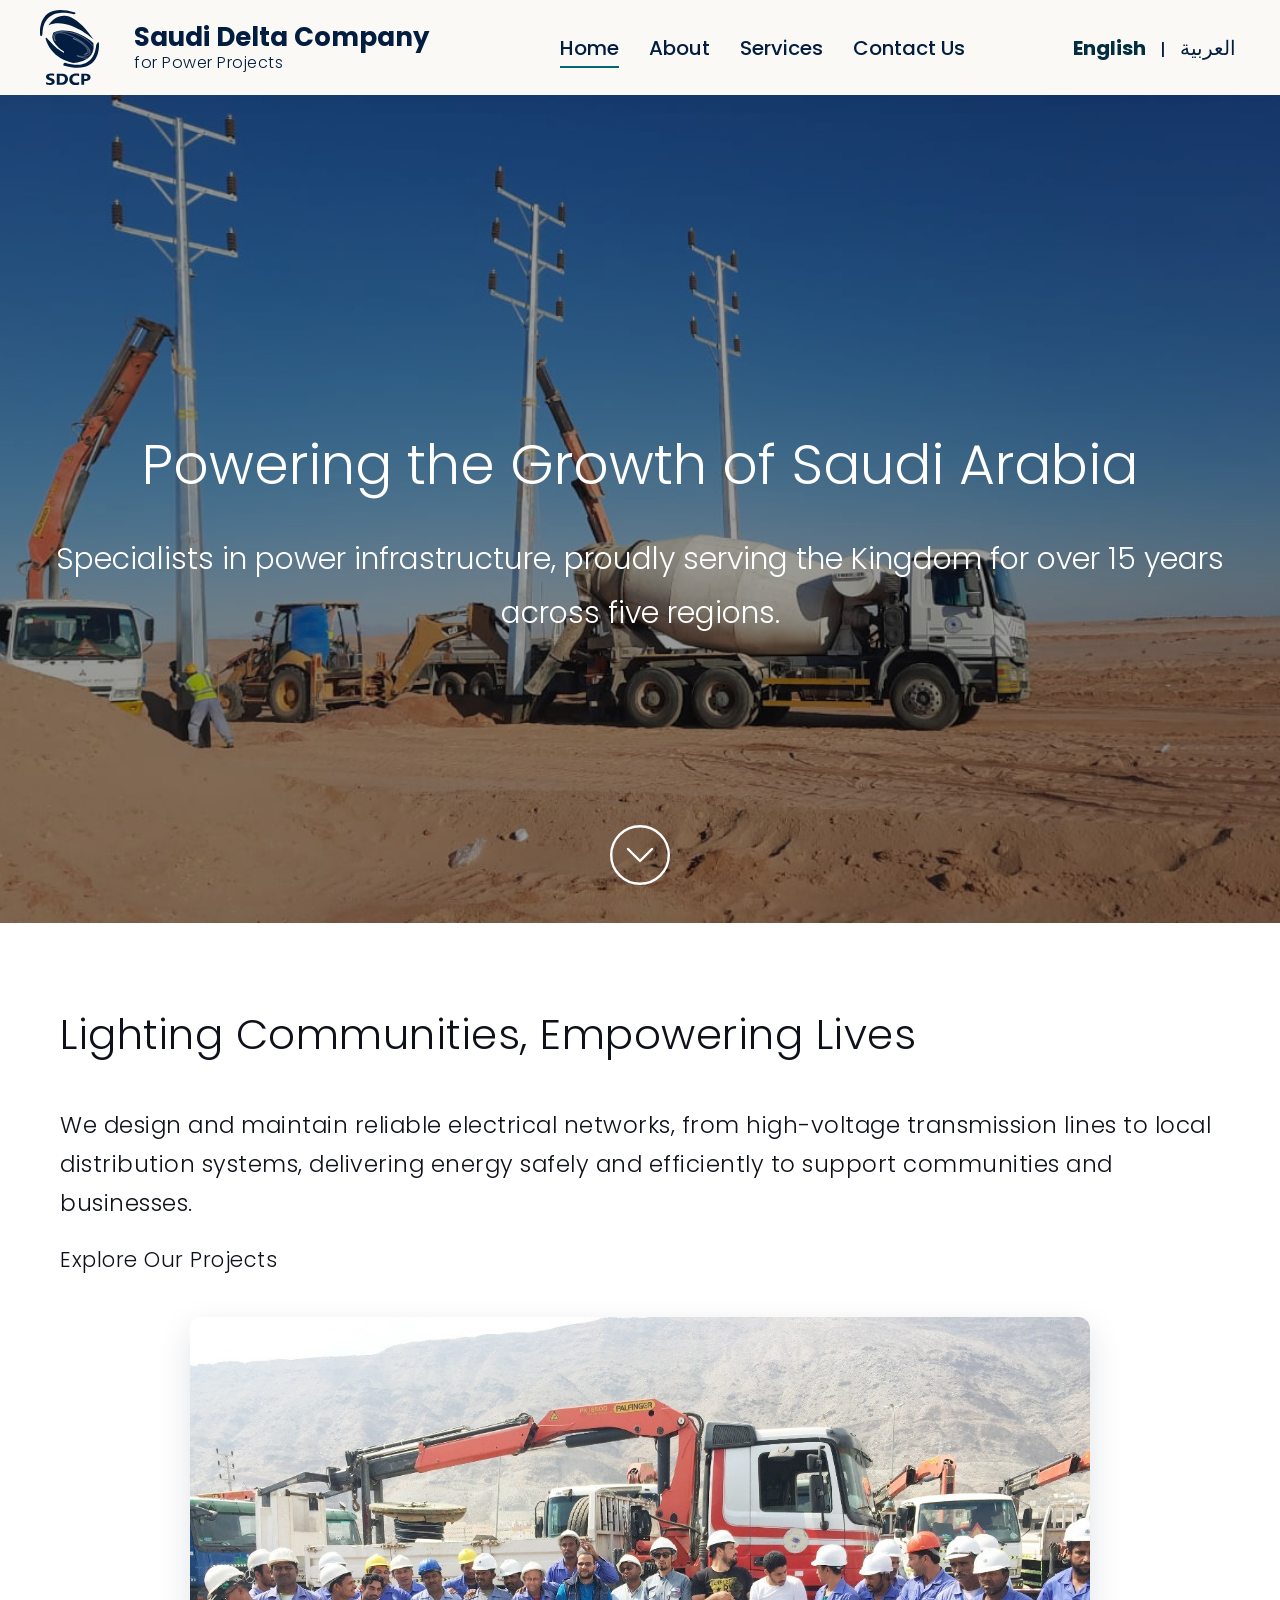
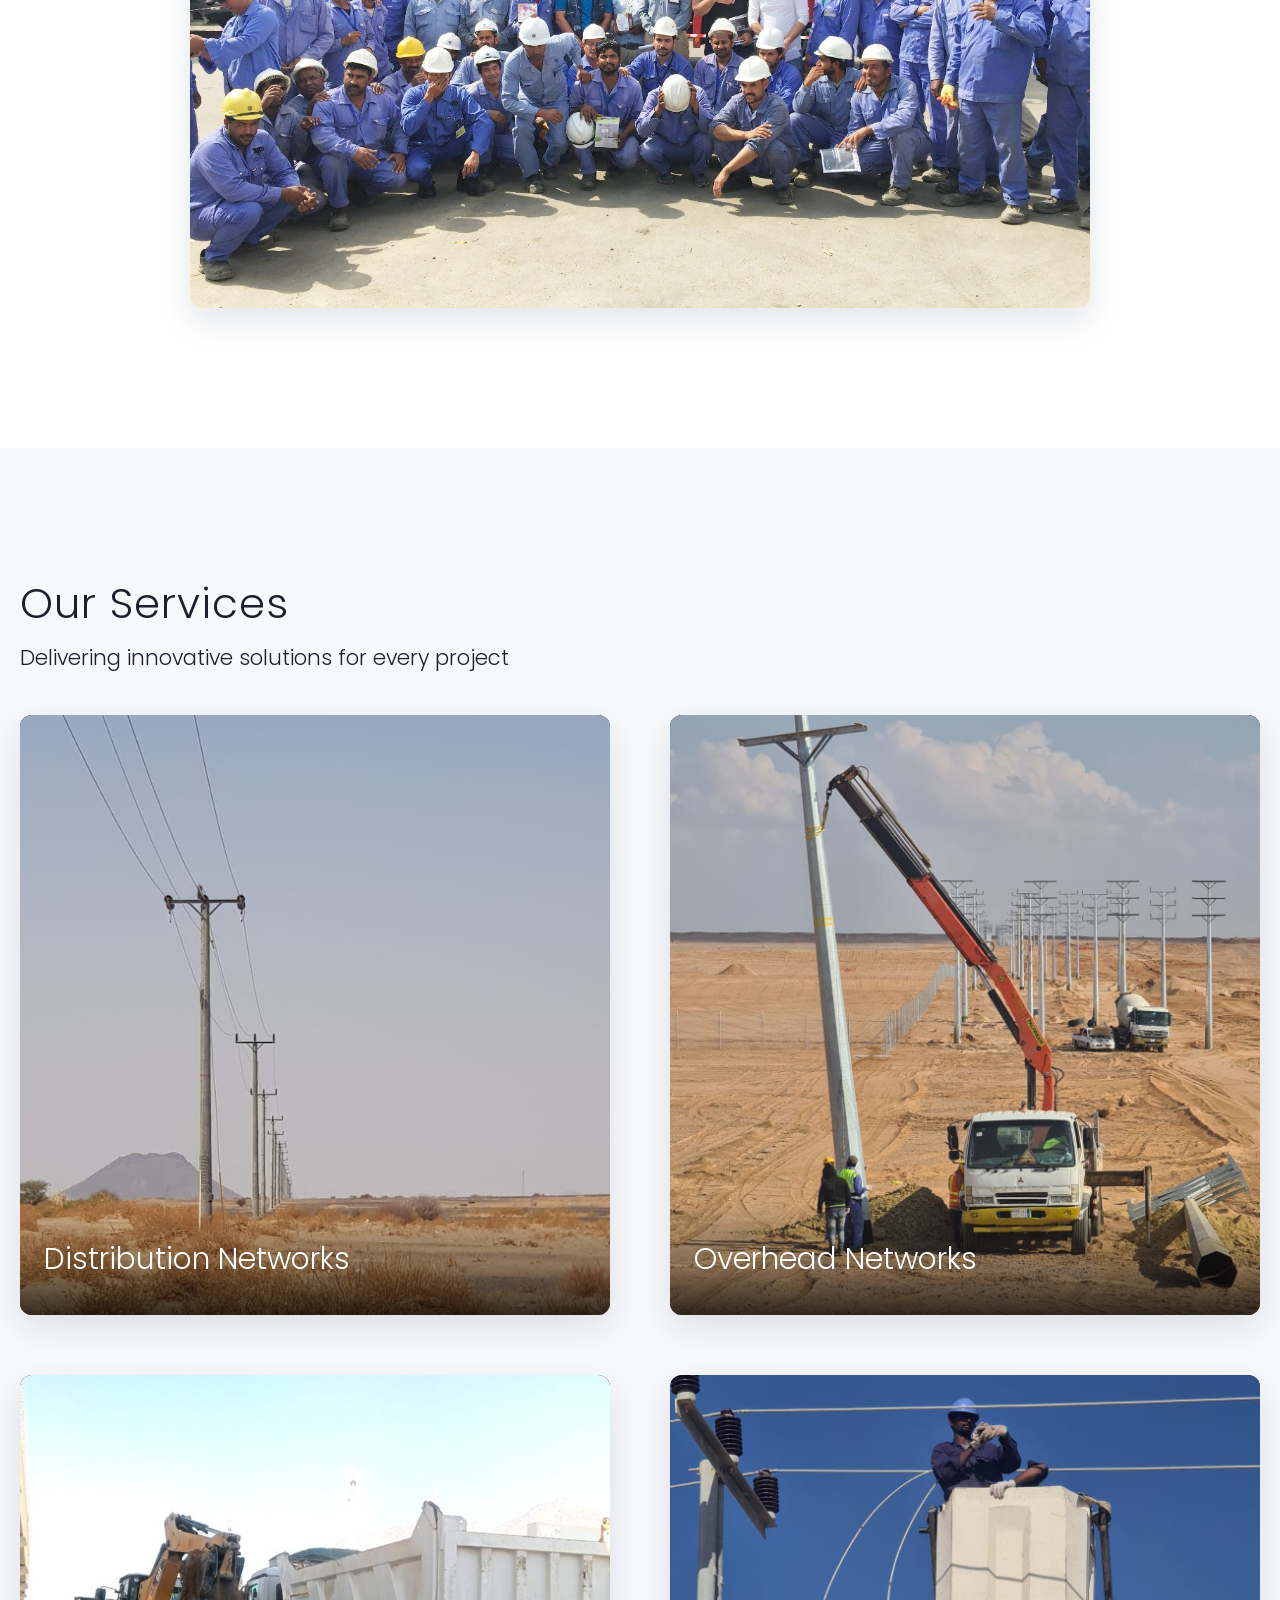
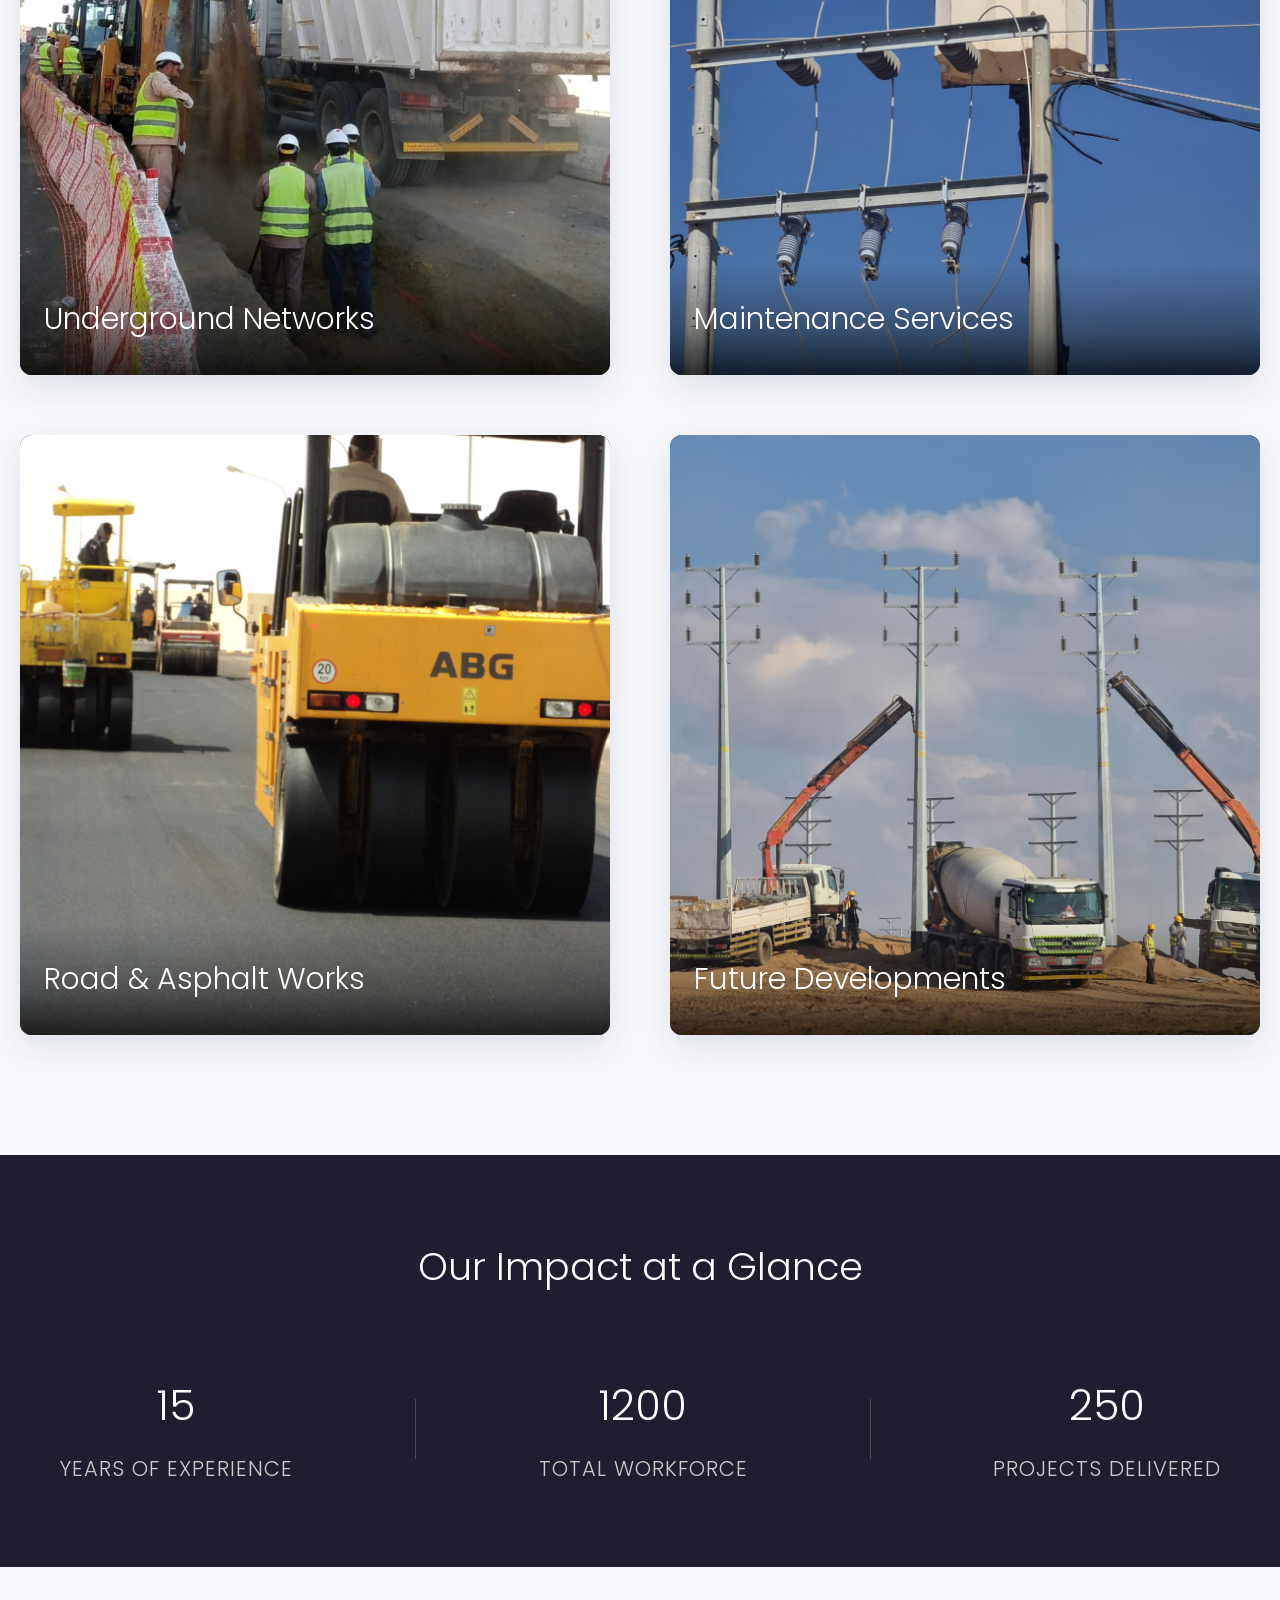
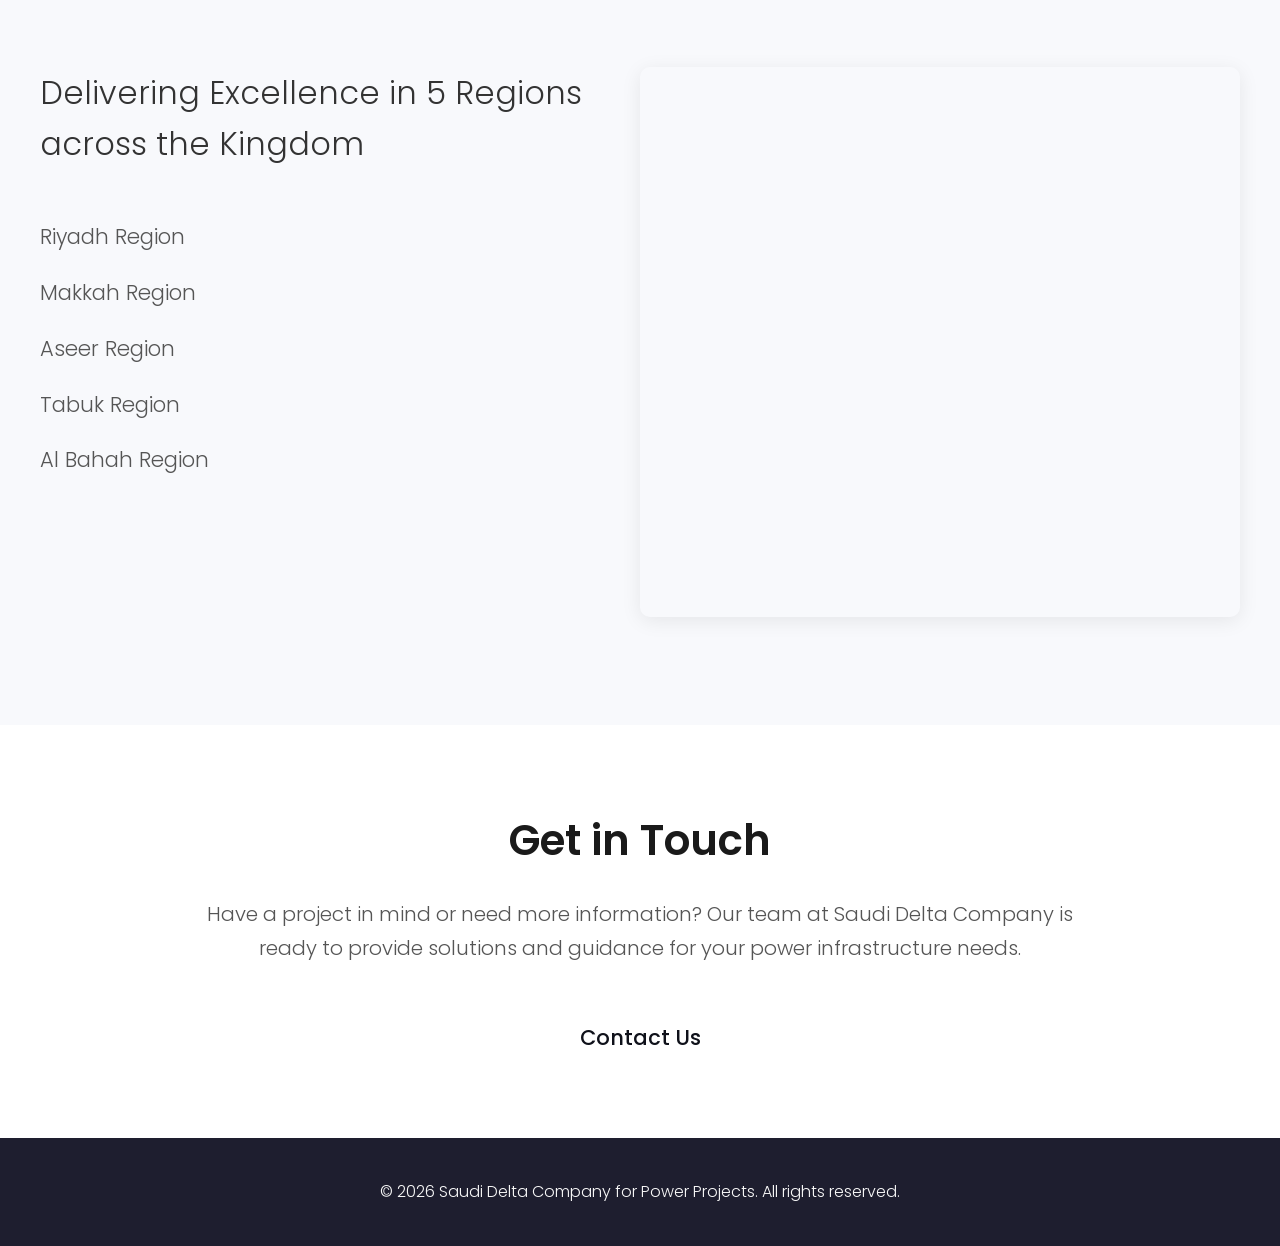
<file: index.html>
<!DOCTYPE html>
<html lang="en" dir="ltr">
<head>
  <meta charset="UTF-8">
  <meta name="viewport" content="width=device-width, initial-scale=1.0">
  <title>Home | Saudi Delta Company</title>

  <!-- Favicon (cropped from the navbar logo mark) — linked first, before
       the Google Fonts request and stylesheets, so the browser fetches it
       immediately on first paint instead of it lagging behind the other
       network requests (that lag was why the tab icon sometimes only
       appeared after navigating to another page and back). -->
  <link rel="icon" href="media/favicon/favicon.ico" sizes="any">
  <link rel="icon" type="image/png" sizes="32x32" href="media/favicon/favicon-32x32.png">
  <link rel="icon" type="image/png" sizes="16x16" href="media/favicon/favicon-16x16.png">
  <link rel="apple-touch-icon" href="media/favicon/apple-touch-icon.png">

 <link href="https://fonts.googleapis.com/css2?family=Poppins:wght@100;300;400;500;600&display=swap" rel="stylesheet">

  <link rel="stylesheet" href="styles/styles.css">
  <link rel="stylesheet" href="styles/responsive.css">
</head>
<body>

  <!-- Navigation Bar -->
  <header class="navbar">
  <div class="navbar-inner">
    <div class="logo-container">
      <img src="media/logo/single_color_logo.svg" alt="Logo" class="logo-image">
      <div class="company-name">
          Saudi Delta Company <br>
         <span class="subtext">for Power Projects</span>
      </div>
    </div>

    <!-- Hamburger button, shown only below 900px (responsive.css). Toggled via main.js. -->
    <button class="nav-toggle" aria-label="Toggle navigation" aria-expanded="false">
      <span></span><span></span><span></span>
    </button>

    <nav>
      <ul class="nav-links">
        <li><a href="index.html" class="active">Home</a></li>
        <li><a href="en/about.html">About</a></li>
        <li><a href="en/services.html">Services</a></li>
        <!-- <li><a href="#">Projects</a></li> -->
        <li><a href="en/contact.html">Contact Us</a></li>
      </ul>

      <div class="language-switch">
       <a href="index.html" class="active">English</a>
       <span class="divider">|</span>
        <a href="ar/index.html">العربية</a>
      </div>
    </nav>
  </div>
</header>


<!-- ===== About Us Section ===== -->
<section class="about-us">
  <img src="media/images/front1.jpg" alt="About Us Background" class="about-image">
  <!-- <img src="media/images/about/aerial.JPG" alt="About Us Background" class="about-image"> -->
  
  <!-- <source src="media/videos/front_test4.mp4" type="video/mp4"> -->
  <!-- Your browser does not support the video tag. -->
  <!-- Overlay Content -->
  <div class="about-container">
    <h2>Powering the Growth of Saudi Arabia</h2>
    <p>
      Specialists in power infrastructure, proudly serving the Kingdom
      for over 15 years across five regions.
    </p>
  </div>

  <div class="scroll-down">
  <a href="#business-lines">
     <svg class="arrow-svg" width="60" height="60" viewBox="0 0 50 50" fill="none" xmlns="http://www.w3.org/2000/svg">
      <!-- Circle -->
      <circle cx="25" cy="25" r="24" stroke="white" stroke-width="2"/>
      <!-- Chevron Arrow -->
      <path d="M15 20L25 30L35 20" stroke="white" stroke-width="2" stroke-linecap="round" stroke-linejoin="round"/>
    </svg>
  </a>
</div>
</section>

<!-- ===== Our Business Lines Section ===== -->


<section id="business-lines" class="business-lines">
  <div class="container">
    <!-- First subsection: Electrical Infrastructure -->
    <div class="business-item">
      <div class="business-text">
        <!-- <h2>Powering Communities Empowering Progress</h2> -->
        <h2>Lighting Communities, Empowering Lives</h2>
        <p>
          We design and maintain reliable electrical networks, 
          from high-voltage transmission lines to local distribution systems, 
          delivering energy safely and efficiently to support communities and businesses.
        </p>

        <!-- Button -->
        <a href="en/services.html" class="btn-explore">Explore Our Projects</a>
      </div>
      <div class="business-image">
        <img src="media/images/group_image.jpeg" alt="Logo" class="business-img">
      </div>

      <!-- <div class="slider">
        <div class="slides">
          <img src="media/images/group_image.jpeg" class="slide active">
          <img src="media/images/front1.jpg" class="slide">
          <img src="media/images/group_image3.jpeg" class="slide">
        </div>

        <button class="arrow left-arrow" onclick="moveSlide(-1)">&#10094;</button>
        <button class="arrow right-arrow" onclick="moveSlide(1)">&#10095;</button>
      </div>

    </div> -->


  </div>
</section>



<section class="services">
  <div class="services-container">
    <h2>Our Services</h2>
    <h3 class="services-subtitle">Delivering innovative solutions for every project</h3>

    <div class="service-grid">

      <a href="en/services.html" class="service-item">
        <img src="media/images/services/powertrans1.jpeg" alt="Distribution Networks">
        <div class="service-title">Distribution Networks</div>
      </a>

      <a href="en/services.html" class="service-item">
        <img src="media/images/services/overground1.jpg" alt="Overhead Networks">
        <div class="service-title">Overhead Networks</div>
      </a>

      <a href="en/services.html" class="service-item">
        <img src="media/images/services/underground2.jpeg" alt="Underground Networks">
        <div class="service-title">Underground Networks</div>
      </a>

      <a href="en/services.html" class="service-item">
        <img src="media/images/services/maintenance1.jpg" alt="Maintenance Services">
        <div class="service-title">Maintenance Services</div>
      </a>

      <a href="en/services.html" class="service-item">
        <img src="media/images/services/asphalt1.JPG" alt="Road & Asphalt Works">
        <div class="service-title">Road & Asphalt Works</div>
      </a>

      <a href="en/services.html" class="service-item">
        <img src="media/images/services/future.jpg" alt="Future Developments">
        <div class="service-title">Future Developments</div>
      </a>

    </div>
  </div>
</section>



<!-- ===== Stats / Key Figures Section ===== -->
<section id="key-figures" class="key-figures">
  <div class="key-figures-container">
    <h2 class="figures-title">Our Impact at a Glance</h2>
    <div class="figures-grid">
      <div class="figure-item">
        <div class="figure-number" data-target="15">0</div>
        <div class="figure-label">Years of Experience</div>
      </div>
      <div class="divider"></div>
      <div class="figure-item">
        <div class="figure-number" data-target="1200">0</div>
        <div class="figure-label">Total Workforce</div>
      </div>
      <div class="divider"></div>
      <div class="figure-item">
        <div class="figure-number" data-target="250">0</div>
        <div class="figure-label">Projects Delivered</div>
      </div>
    </div>
  </div>
</section>


<section id="locations" class="locations">
  <div class="locations-container">
    <div class="locations-text">
      <p class="locations-intro">
        Delivering Excellence in 5 Regions across the Kingdom
      </p>

      <ul class="locations-list">
        <!-- Riyadh Region -->
        <li data-map="https://www.google.com/maps?q=Riyadh,+Saudi+Arabia&output=embed">
          Riyadh Region
        </li>

        <!-- Makkah Region -->
        <li data-map="https://www.google.com/maps?q=Mecca,+Saudi+Arabia&output=embed">
          Makkah Region
        </li>

        <!-- Aseer Region -->
        <li data-map="https://www.google.com/maps?q=Abha,+Saudi+Arabia&output=embed">
          Aseer Region
        </li>

        <!-- Tabuk Region -->
        <li data-map="https://www.google.com/maps?q=Tabuk,+Saudi+Arabia&output=embed">
          Tabuk Region
        </li>

        <!-- Al Bahah Region -->
        <li data-map="https://www.google.com/maps?q=Al+Bahah,+Saudi+Arabia&output=embed">
          Al Bahah Region
        </li>
      </ul>
    </div>
    

    <div class="locations-map">
      <!-- Default map (Riyadh) -->
      <iframe
        id="map-frame"
        src="https://www.google.com/maps?q=Riyadh,+Saudi+Arabia&output=embed"
        width="100%"
        height="450"
        style="border:0;"
        allowfullscreen
        loading="lazy">
      </iframe>
    </div>
  </div>
</section>

<!-- Get in Touch Section -->
<section class="get-in-touch">
  <div class="container">
    <div class="get-text">
      <h2>Get in Touch</h2>
      <p>
        Have a project in mind or need more information? 
        Our team at Saudi Delta Company is ready to provide solutions and guidance for your power infrastructure needs.
      </p>
      <a href="en/contact.html" class="btn-contact">Contact Us</a>
    </div>

    <!-- <div class="get-image"
         style="background-image: url('../media/images/contact_bg.jpg');">
    </div> -->
  </div>
</section>




<script src="js/main.js"></script>
</body>

<footer class="footer">
  <div class="footer-container">
    <p>© 2026 Saudi Delta Company for Power Projects. All rights reserved.</p>
  </div>
</footer>

</html>
</file>
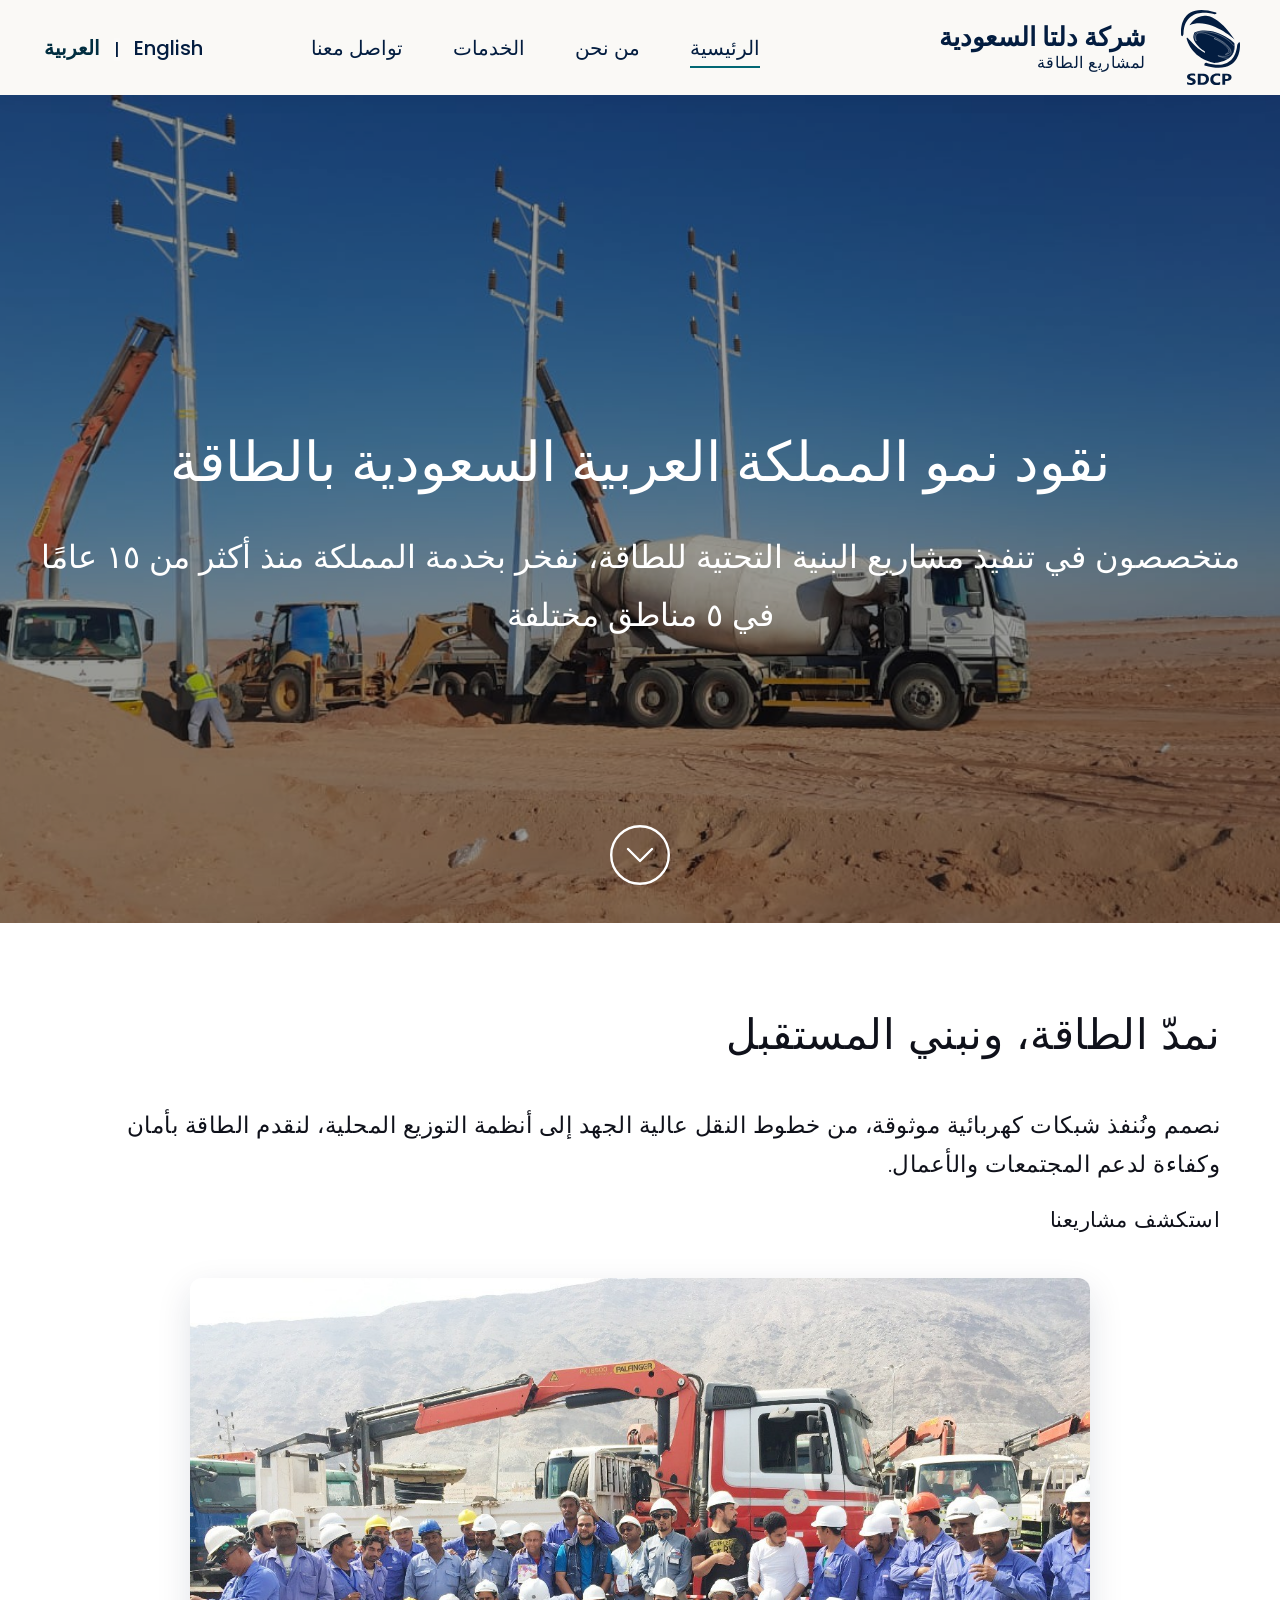
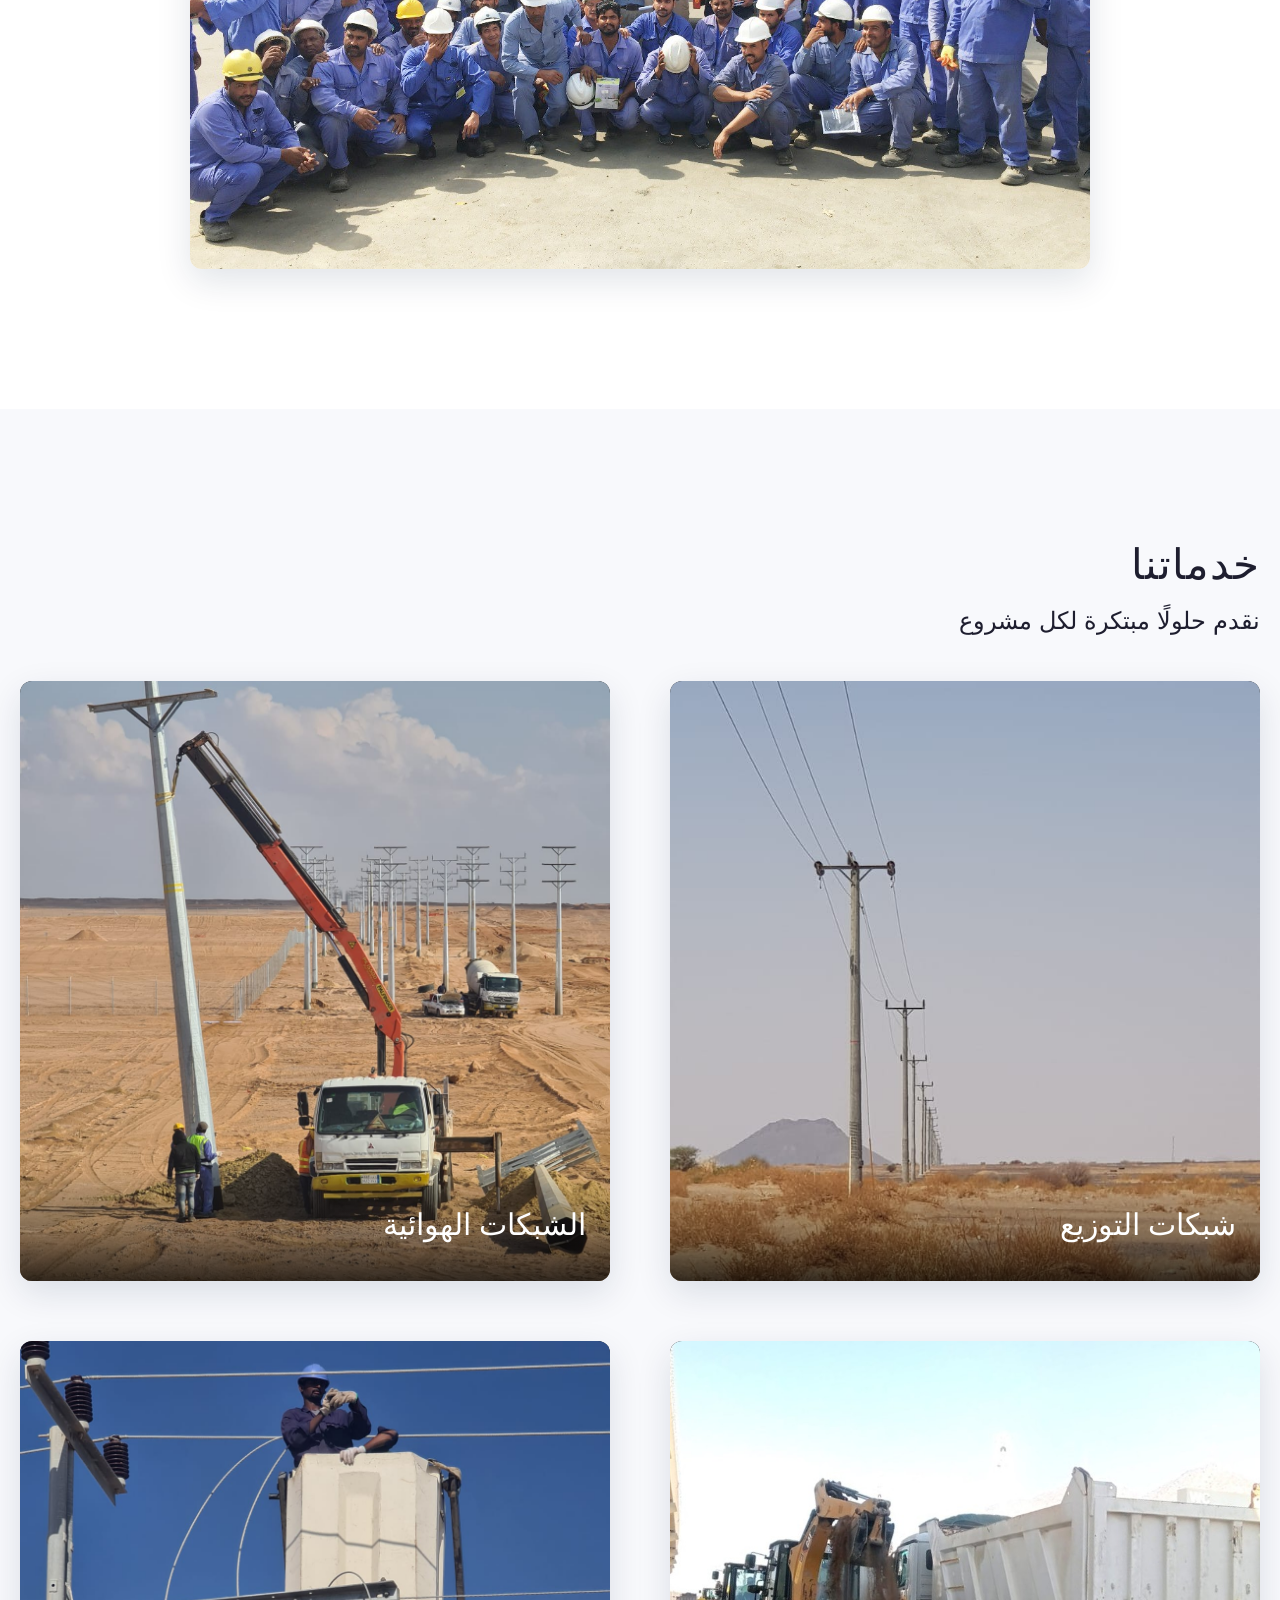
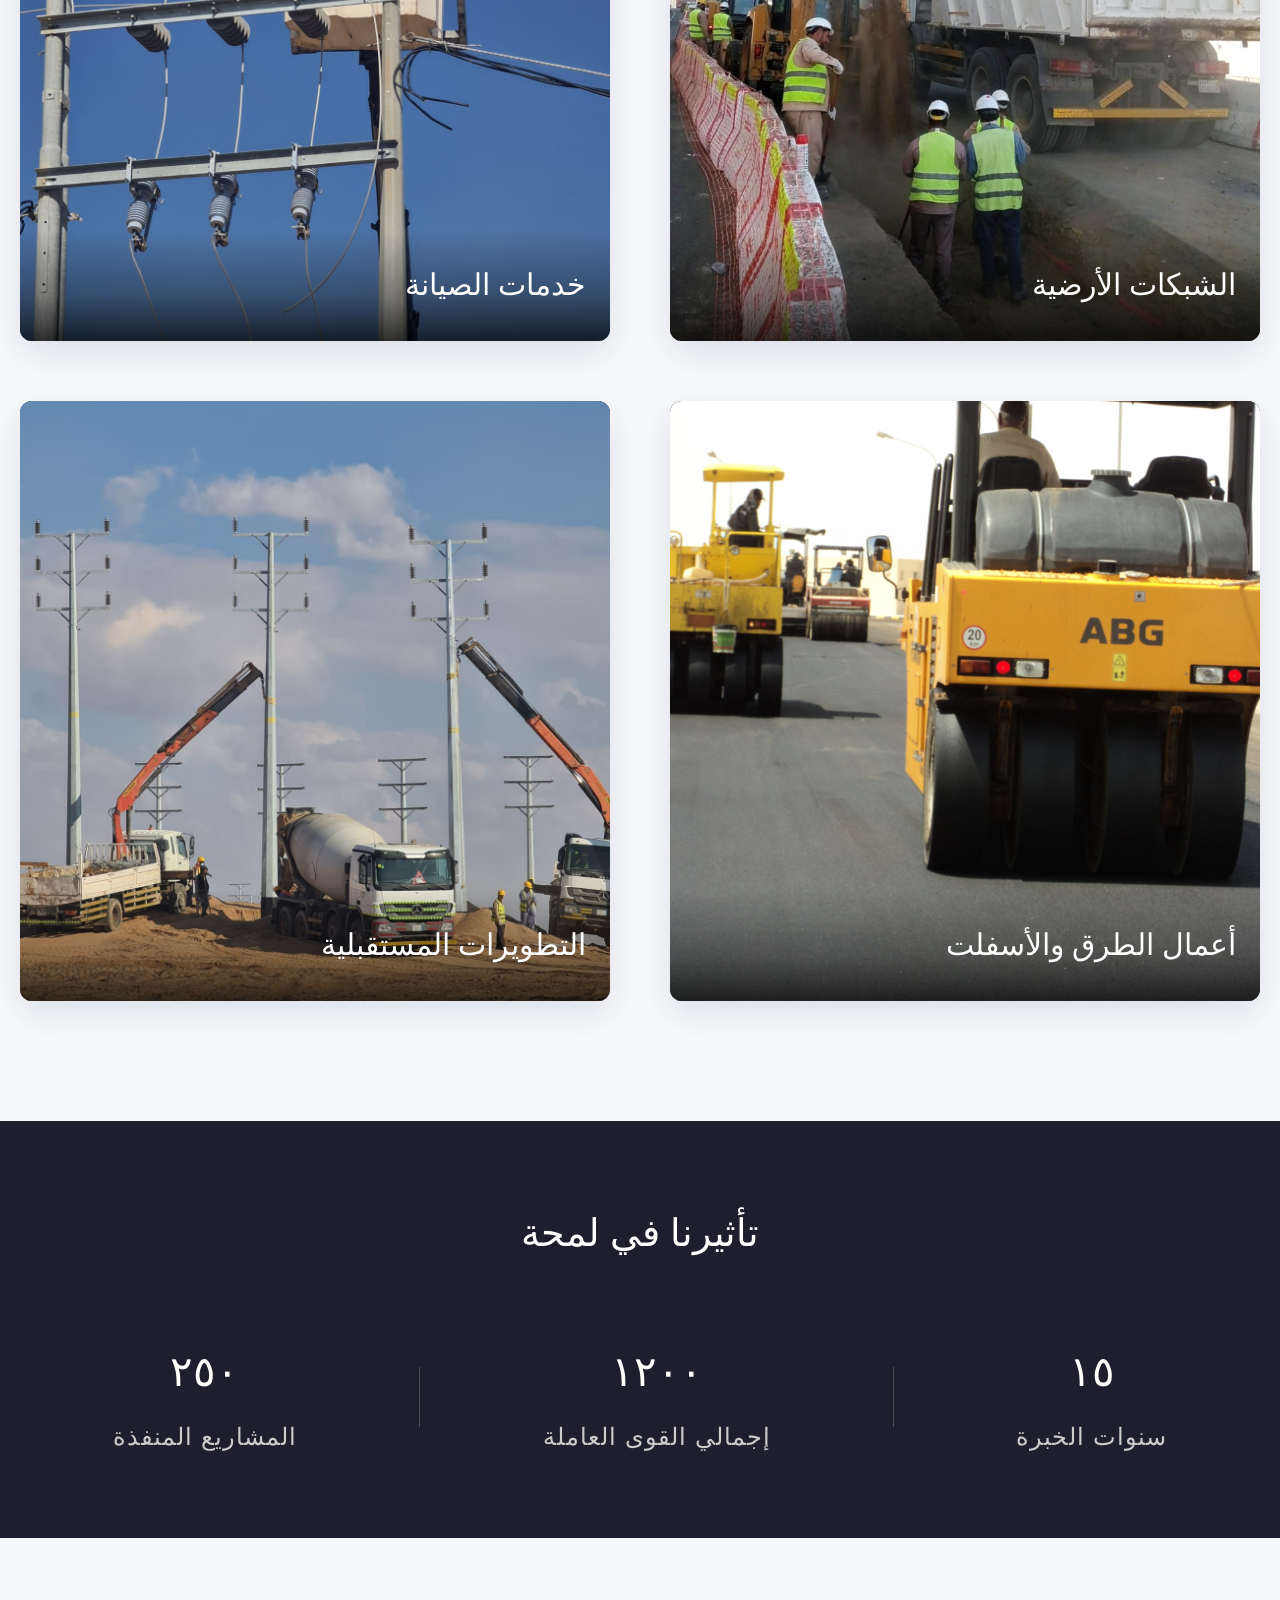
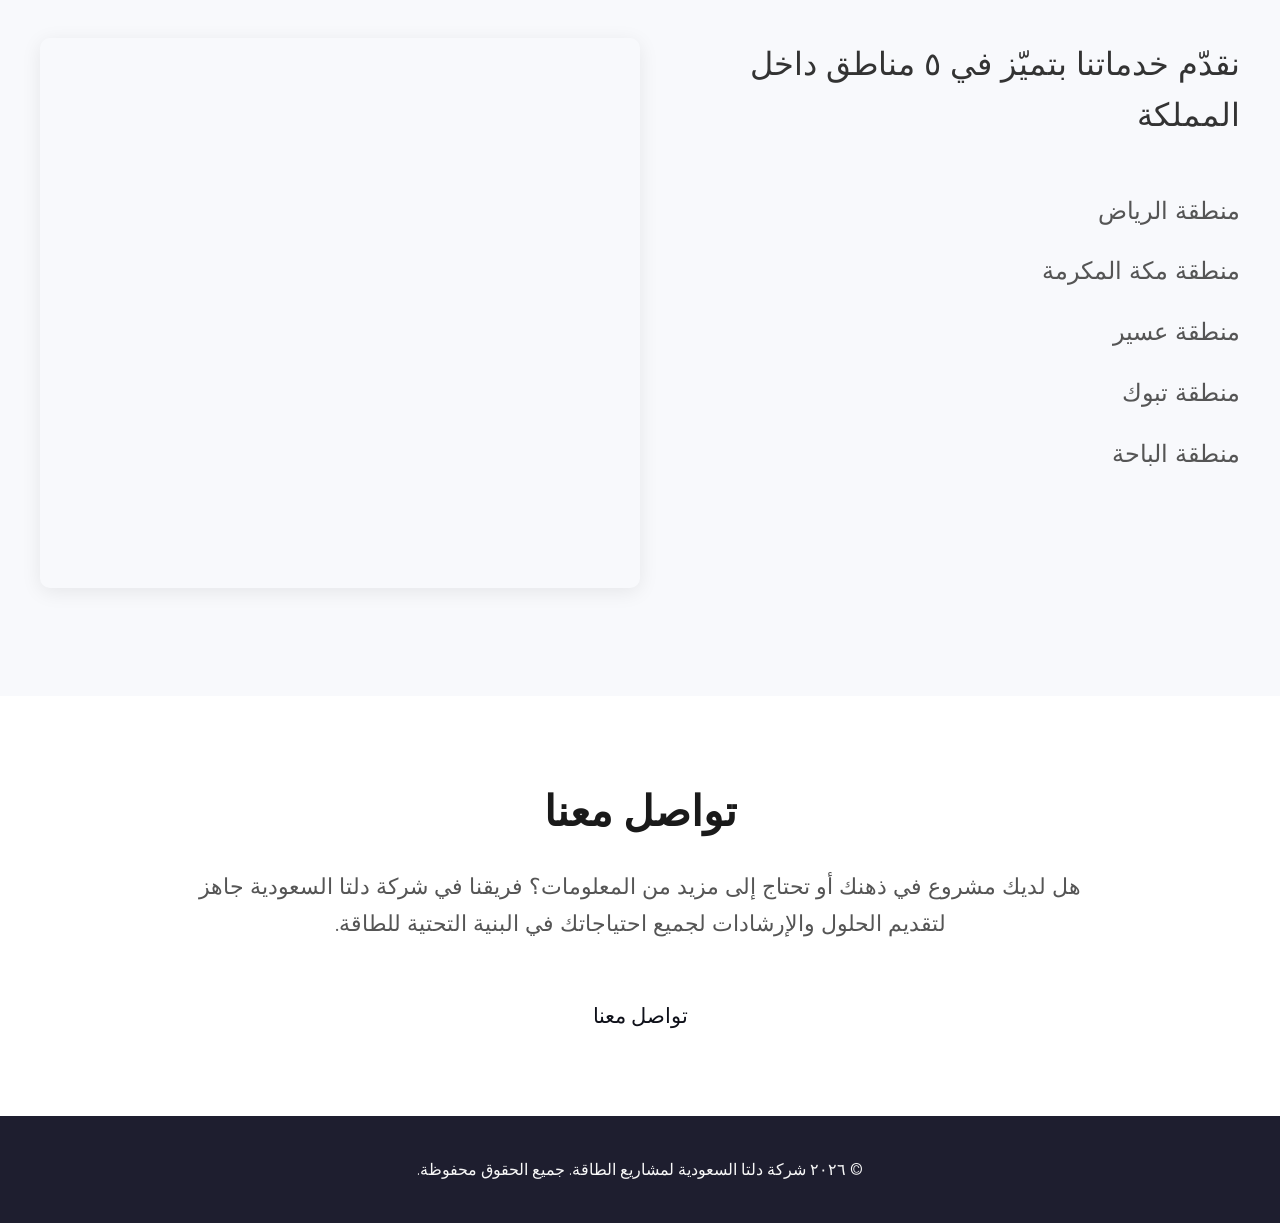
<file: ar/index.html>
<!DOCTYPE html>
<html lang="ar" dir="rtl">
<head>
  <meta charset="UTF-8">
  <meta name="viewport" content="width=device-width, initial-scale=1.0">
  <title>الرئيسية | شركة دلتا السعودية</title>

  <!-- Favicon (cropped from the navbar logo mark) — linked first, before
       the Google Fonts request and stylesheets, so the browser fetches it
       immediately on first paint instead of it lagging behind the other
       network requests (that lag was why the tab icon sometimes only
       appeared after navigating to another page and back). -->
  <link rel="icon" href="../media/favicon/favicon.ico" sizes="any">
  <link rel="icon" type="image/png" sizes="32x32" href="../media/favicon/favicon-32x32.png">
  <link rel="icon" type="image/png" sizes="16x16" href="../media/favicon/favicon-16x16.png">
  <link rel="apple-touch-icon" href="../media/favicon/apple-touch-icon.png">

 <link href="https://fonts.googleapis.com/css2?family=Poppins:wght@100;300;400;500;600&display=swap" rel="stylesheet">

  <link rel="stylesheet" href="../styles/styles.css">
  <link rel="stylesheet" href="../styles/responsive.css">
  <link rel="stylesheet" href="../styles/rtl.css">
</head>
<body>

  <!-- Navigation Bar -->
  <header class="navbar">
  <div class="navbar-inner">
    <div class="logo-container">
      <img src="../media/logo/single_color_logo.svg" alt="Logo" class="logo-image">
      <div class="company-name">
           شركة دلتا السعودية
           <br>
         <span class="subtext">لمشاريع الطاقة</span>
      </div>
    </div>

    <!-- Hamburger button, shown only below 900px (responsive.css). Toggled via main.js;
         mirrors to the left side automatically since dir="rtl" reverses flex order. -->
    <button class="nav-toggle" aria-label="Toggle navigation" aria-expanded="false">
      <span></span><span></span><span></span>
    </button>

    <nav>
      <ul class="nav-links">


        <li><a href="../ar/index.html" class="active">الرئيسية</a></li>
        <li><a href="../ar/about.html">من نحن</a></li>
        <li><a href="../ar/services.html">الخدمات</a></li>
        <!-- <li><a href="../ar/projects.html">المشاريع</a></li>   -->
        <li><a href="../ar/contact.html">تواصل معنا</a></li>

      </ul>

      <div class="language-switch">
       <a href="../index.html">English</a>
       <span class="divider">|</span> 
        <a href="../ar/index.html" class="active">العربية</a>
      </div>
    </nav>
  </div>
</header>


<!-- ===== About Us Section ===== -->
<section class="about-us">
  <!-- Video Background (currently disabled in favor of a static image) -->
  <!-- <video autoplay muted loop playsinline class="about-video">
    <source src="../media/videos/front_test4.mp4" type="video/mp4">
    Your browser does not support the video tag.
  </video> -->
  <img src="../media/images/front1.jpg" alt="About Us Background" class="about-image">

  <!-- Overlay Content -->
  <div class="about-container">
    <h2>نقود نمو المملكة العربية السعودية بالطاقة</h2>
    <p>
      متخصصون في تنفيذ مشاريع البنية التحتية للطاقة،
      نفخر بخدمة المملكة منذ أكثر من ١٥ عامًا في ٥ مناطق مختلفة
    </p>
  </div>

  <div class="scroll-down">
  <a href="#business-lines">
     <svg class="arrow-svg" width="60" height="60" viewBox="0 0 50 50" fill="none" xmlns="http://www.w3.org/2000/svg">
      <!-- Circle -->
      <circle cx="25" cy="25" r="24" stroke="white" stroke-width="2"/>
      <!-- Chevron Arrow -->
      <path d="M15 20L25 30L35 20" stroke="white" stroke-width="2" stroke-linecap="round" stroke-linejoin="round"/>
    </svg>
  </a>
</div>
</section>

<!-- ===== Our Business Lines Section ===== -->


<section id="business-lines" class="business-lines">
  <div class="container">
    <!-- First subsection: Electrical Infrastructure -->
    <div class="business-item">
      <div class="business-text">
        <!-- <h2>Powering Communities Empowering Progress</h2> -->
        <h2>نمدّ الطاقة، ونبني المستقبل</h2>
        <p>
         نصمم ونُنفذ شبكات كهربائية موثوقة، من خطوط النقل عالية الجهد إلى أنظمة التوزيع المحلية، لنقدم الطاقة بأمان وكفاءة لدعم المجتمعات والأعمال.
        </p>

        <!-- Button -->
        <a href="../ar/services.html" class="btn-explore">استكشف مشاريعنا</a>
      </div>
      <div class="business-image">
        <img src="../media/images/group_image.jpeg" alt="Logo" class="business-img">
      </div>
    </div>


  </div>
</section>



<section class="services">
  <div class="services-container">
    <h2>خدماتنا</h2>
    <h3 class="services-subtitle">نقدم حلولًا مبتكرة لكل مشروع</h3>

    <div class="service-grid">
      <a href="../ar/services.html" class="service-item">
        <img src="../media/images/services/powertrans1.jpeg" alt="شبكات التوزيع">
        <div class="service-title">شبكات التوزيع</div>
      </a>

      <a href="../ar/services.html" class="service-item">
        <img src="../media/images/services/overground1.jpg" alt="الشبكات الهوائية">
        <div class="service-title">الشبكات الهوائية</div>
      </a>

      <a href="../ar/services.html" class="service-item">
        <img src="../media/images/services/underground2.jpeg" alt="الشبكات الأرضية">
        <div class="service-title">الشبكات الأرضية</div>
      </a>

      <a href="../ar/services.html" class="service-item">
        <img src="../media/images/services/maintenance1.jpg" alt="خدمات الصيانة">
        <div class="service-title">خدمات الصيانة</div>
      </a>

      <a href="../ar/services.html" class="service-item">
        <img src="../media/images/services/asphalt1.JPG" alt="أعمال الطرق والأسفلت">
        <div class="service-title">أعمال الطرق والأسفلت</div>
      </a>

      <a href="../ar/services.html" class="service-item">
        <img src="../media/images/services/future.jpg" alt="التطويرات المستقبلية">
        <div class="service-title">التطويرات المستقبلية</div>
      </a>
    </div>
  </div>
</section>




<!-- ===== Stats / Key Figures Section ===== -->
<section id="key-figures" class="key-figures">
  <div class="key-figures-container">
    <h2 class="figures-title">تأثيرنا في لمحة</h2>
    <div class="figures-grid">
      <div class="figure-item">
        <div class="figure-number" data-target="15">٠</div>
        <div class="figure-label">سنوات الخبرة</div>
      </div>
      <div class="divider"></div>
      <div class="figure-item">
        <div class="figure-number" data-target="1200">٠</div>
        <div class="figure-label">إجمالي القوى العاملة</div>
      </div>
      <div class="divider"></div>
      <div class="figure-item">
        <div class="figure-number" data-target="250">٠</div>
        <div class="figure-label">المشاريع المنفذة</div>
      </div>
    </div>
  </div>
</section>


<section id="locations" class="locations" dir="rtl">
  <div class="locations-container">
    <div class="locations-text">
      <p class="locations-intro">
        نقدّم خدماتنا بتميّز في ٥ مناطق داخل المملكة
      </p>

      <ul class="locations-list">
        <!-- منطقة الرياض -->
        <li data-map="https://www.google.com/maps?q=الرياض,+السعودية&output=embed">
          منطقة الرياض
        </li>

        <!-- منطقة مكة المكرمة -->
        <li data-map="https://www.google.com/maps?q=مكة+المكرمة,+السعودية&output=embed">
          منطقة مكة المكرمة
        </li>

        <!-- منطقة عسير -->
        <li data-map="https://www.google.com/maps?q=أبها,+السعودية&output=embed">
          منطقة عسير
        </li>

        <!-- منطقة تبوك -->
        <li data-map="https://www.google.com/maps?q=تبوك,+السعودية&output=embed">
          منطقة تبوك
        </li>

        <!-- منطقة الباحة -->
        <li data-map="https://www.google.com/maps?q=الباحة,+السعودية&output=embed">
          منطقة الباحة
        </li>
      </ul>
    </div>

    <div class="locations-map">
      <iframe id="map-frame" 
        src="https://www.google.com/maps?q=الرياض,+السعودية&output=embed">
        width="100%" height="450" style="border:0;" allowfullscreen="" loading="lazy">
      </iframe>
    </div>
  </div>
</section>

<!-- Get in Touch Section -->
<section class="get-in-touch" dir="rtl">
  <div class="container">
    <div class="get-text">
      <h2>تواصل معنا</h2>
      <p>
        هل لديك مشروع في ذهنك أو تحتاج إلى مزيد من المعلومات؟
        فريقنا في شركة دلتا السعودية جاهز لتقديم الحلول والإرشادات لجميع احتياجاتك في البنية التحتية للطاقة.
      </p>
      <a href="../ar/contact.html" class="btn-contact">تواصل معنا</a>
    </div>
  </div>
</section>

<script src="../js/main.js"></script>
</body>

<footer class="footer">
  <div class="footer-container">
    <p>© ٢٠٢٦ شركة دلتا السعودية لمشاريع الطاقة. جميع الحقوق محفوظة.</p>
  </div>
</footer>

</html>
</file>
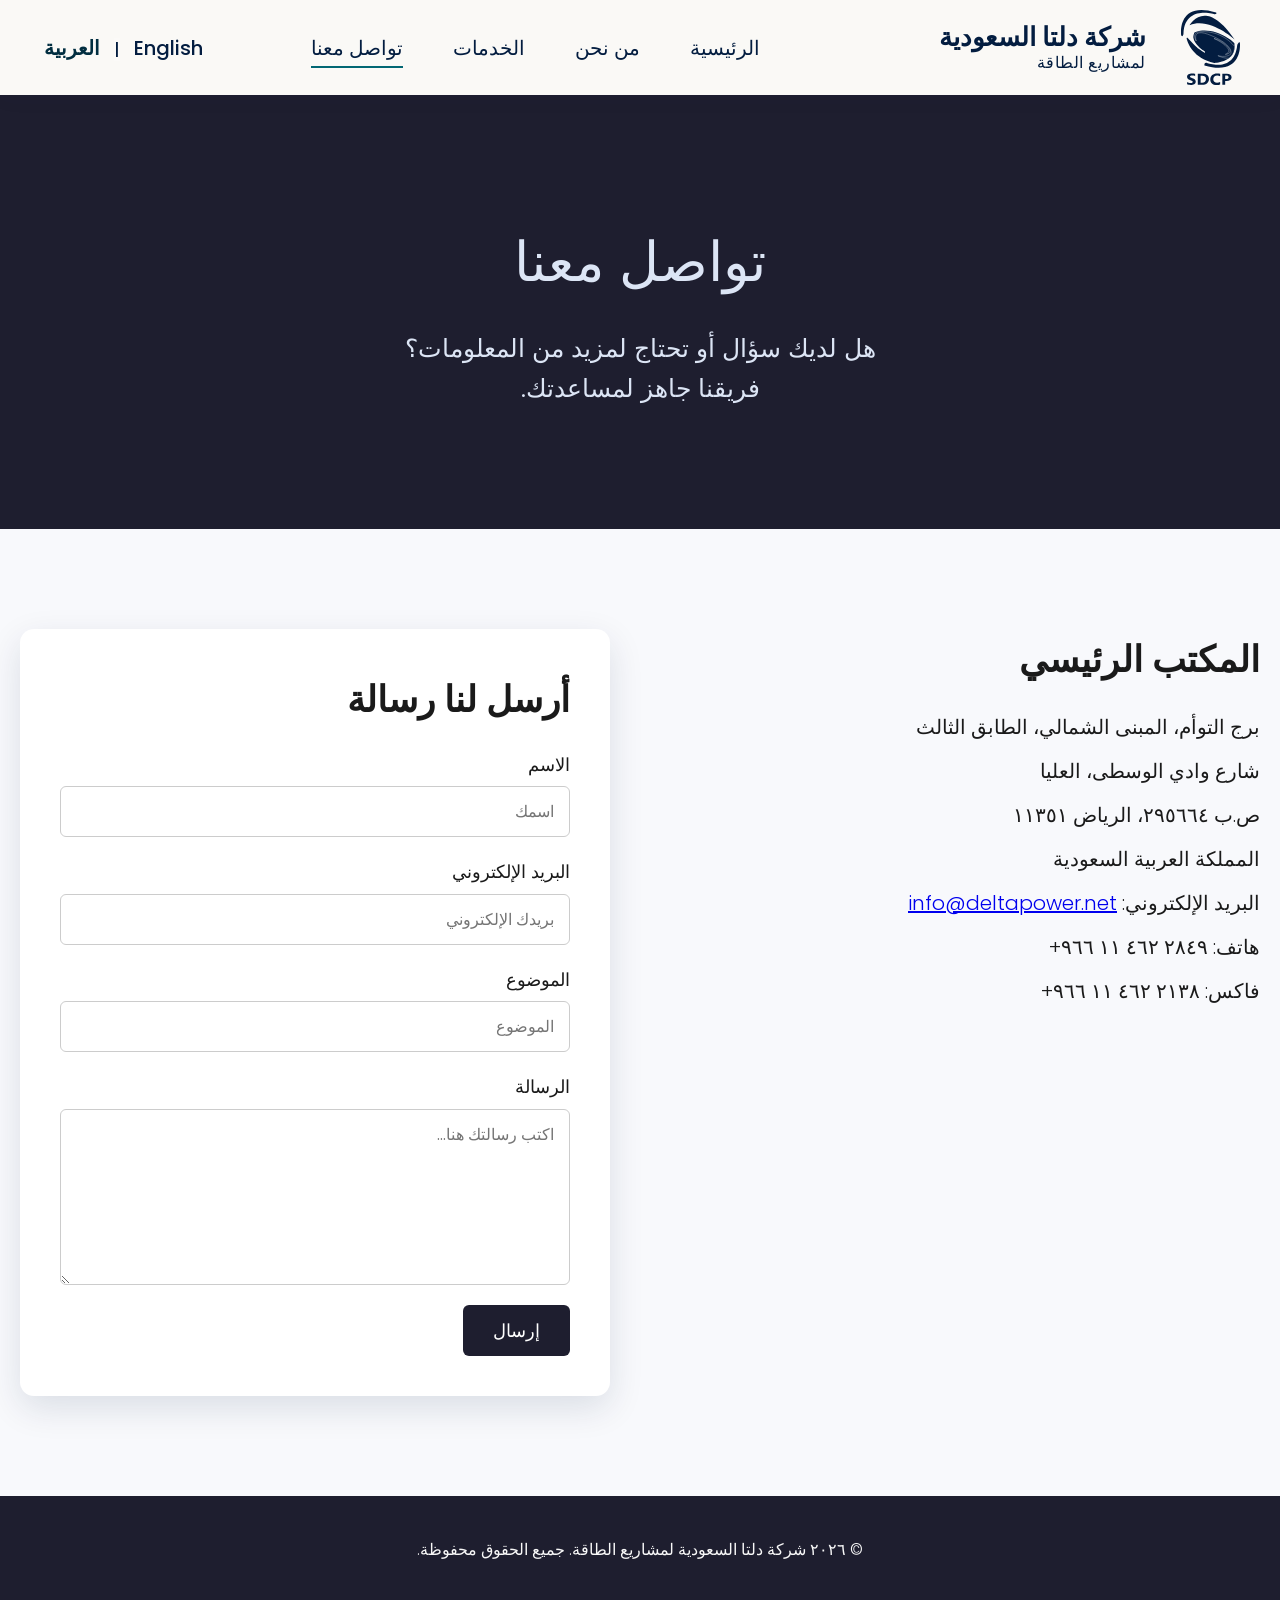
<file: ar/contact.html>
<!DOCTYPE html>
<html lang="ar" dir="rtl">
<head>
  <meta charset="UTF-8">
  <meta name="viewport" content="width=device-width, initial-scale=1.0">
  <title>تواصل معنا | شركة دلتا السعودية</title>

  <!-- Favicon (cropped from the navbar logo mark) — linked first, before
       the Google Fonts request and stylesheets, so the browser fetches it
       immediately on first paint instead of it lagging behind the other
       network requests (that lag was why the tab icon sometimes only
       appeared after navigating to another page and back). -->
  <link rel="icon" href="../media/favicon/favicon.ico" sizes="any">
  <link rel="icon" type="image/png" sizes="32x32" href="../media/favicon/favicon-32x32.png">
  <link rel="icon" type="image/png" sizes="16x16" href="../media/favicon/favicon-16x16.png">
  <link rel="apple-touch-icon" href="../media/favicon/apple-touch-icon.png">

  <link href="https://fonts.googleapis.com/css2?family=Poppins:wght@100;300;400;500;600&display=swap" rel="stylesheet">
  <link rel="stylesheet" href="../styles/styles.css">
  <link rel="stylesheet" href="../styles/contact.css">
  <link rel="stylesheet" href="../styles/responsive.css">
  <link rel="stylesheet" href="../styles/rtl.css">
</head>
<body>

<!-- Navigation Bar -->
  <header class="navbar">
  <div class="navbar-inner">
    <div class="logo-container">
      <img src="../media/logo/single_color_logo.svg" alt="Logo" class="logo-image">
      <div class="company-name">
           شركة دلتا السعودية
           <br>
         <span class="subtext">لمشاريع الطاقة</span>
      </div>
    </div>

    <!-- Hamburger button, shown only below 900px (responsive.css). Toggled via main.js;
         mirrors to the left side automatically since dir="rtl" reverses flex order. -->
    <button class="nav-toggle" aria-label="Toggle navigation" aria-expanded="false">
      <span></span><span></span><span></span>
    </button>

    <nav>
      <ul class="nav-links">


        <li><a href="../ar/index.html">الرئيسية</a></li>
        <li><a href="../ar/about.html">من نحن</a></li>
        <li><a href="../ar/services.html">الخدمات</a></li>
        <!-- <li><a href="../ar/projects.html">المشاريع</a></li>   -->
        <li><a href="../ar/contact.html" class="active">تواصل معنا</a></li>

      </ul>

      <div class="language-switch">
       <a href="../en/contact.html">English</a>
       <span class="divider">|</span> 
        <a href="../ar/contact.html" class="active">العربية</a>
      </div>
    </nav>
  </div>
</header>


  <!-- Hero Section -->
  <section class="contact-hero">
    <div class="container">
      <h1 class="hero-title">تواصل معنا</h1>
      <p class="hero-subtitle">
        هل لديك سؤال أو تحتاج لمزيد من المعلومات؟ فريقنا جاهز لمساعدتك.
      </p>
    </div>
  </section>

  <!-- Contact Form & Info -->
  <section class="contact-section">
    <div class="container contact-grid">
      
      <div class="contact-info">
        <h2>المكتب الرئيسي</h2>
        <p>برج التوأم، المبنى الشمالي، الطابق الثالث</p>
        <p>شارع وادي الوسطى، العليا</p>
        <p>ص.ب ٢٩٥٦٦٤، الرياض ١١٣٥١</p>
        <p>المملكة العربية السعودية</p>
        <p>البريد الإلكتروني: <a href="mailto:info@deltapower.net">info@deltapower.net</a></p>
        <!-- Verified live in Chrome against getBoundingClientRect() per
             character (dir="ltr"/<bdi>/LRM all failed — Arabic-Indic
             digit GROUPS get bumped to a higher bidi level than their
             surroundings per UAX#9 rule I1, so multi-group AN runs get
             reversed by rule L2 even inside an explicit LTR isolate).
             The one thing that reliably works: since the browser always
             reverses this exact group order, writing the groups in
             reverse in the source (and moving "+" to the end) makes the
             browser's reversal display them correctly. Counter-intuitive
             but confirmed correct on this exact markup structure. -->
        <p>هاتف: <span>٢٨٤٩ ٤٦٢ ١١ ٩٦٦+</span></p>
        <p>فاكس: <span>٢١٣٨ ٤٦٢ ١١ ٩٦٦+</span></p>
      </div>

      <div class="contact-form">
        <h2>أرسل لنا رسالة</h2>
        <form action="#" method="post">
          <label for="name">الاسم</label>
          <input type="text" id="name" name="name" placeholder="اسمك" required>

          <label for="email">البريد الإلكتروني</label>
          <input type="email" id="email" name="email" placeholder="بريدك الإلكتروني" required>

          <label for="subject">الموضوع</label>
          <input type="text" id="subject" name="subject" placeholder="الموضوع" required>

          <label for="message">الرسالة</label>
          <textarea id="message" name="message" rows="6" placeholder="اكتب رسالتك هنا..." required></textarea>

          <button type="submit" class="btn-submit"
          >إرسال</button>
        </form>
      </div>

    </div>
  </section>

  <!-- Footer -->
  <footer class="footer">
    <div class="container">
      <p>© ٢٠٢٦ شركة دلتا السعودية لمشاريع الطاقة. جميع الحقوق محفوظة.</p>
    </div>
  </footer>

  <script src="../js/main.js"></script>
</body>
</html>
</file>
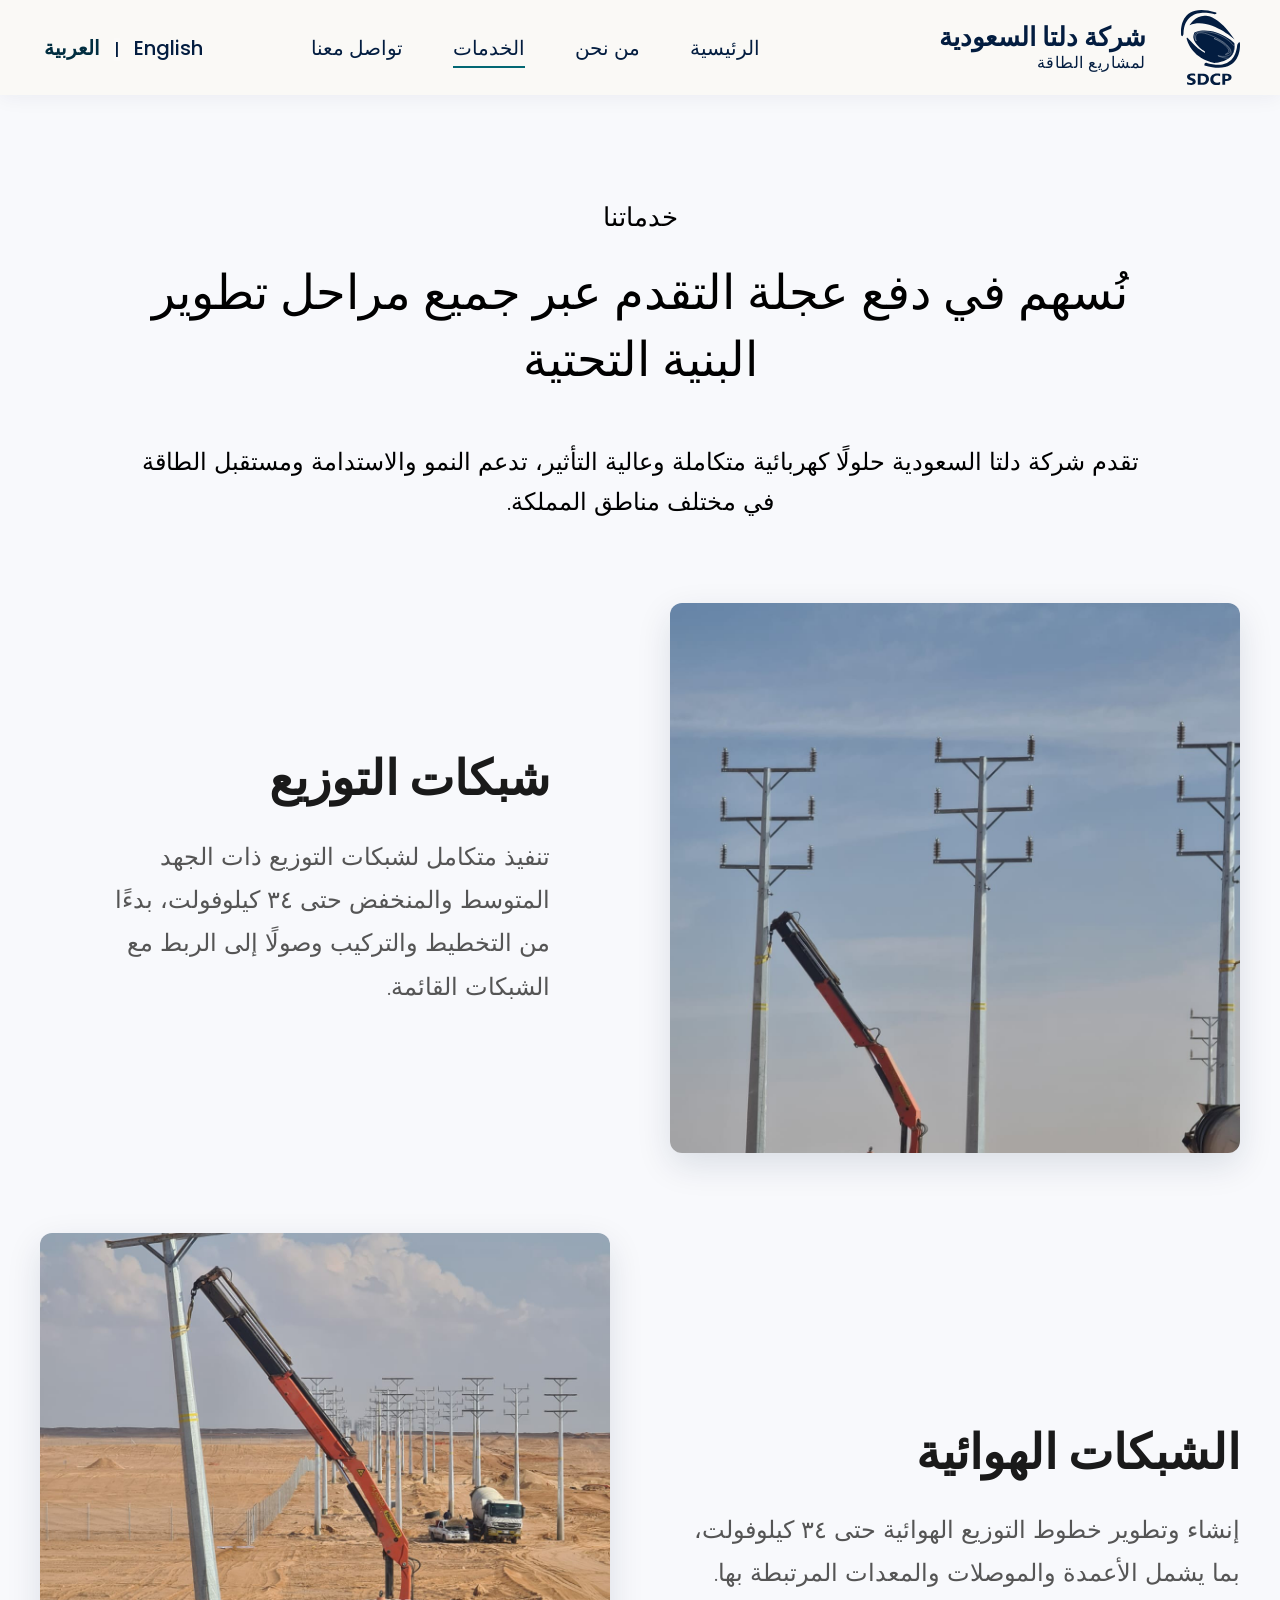
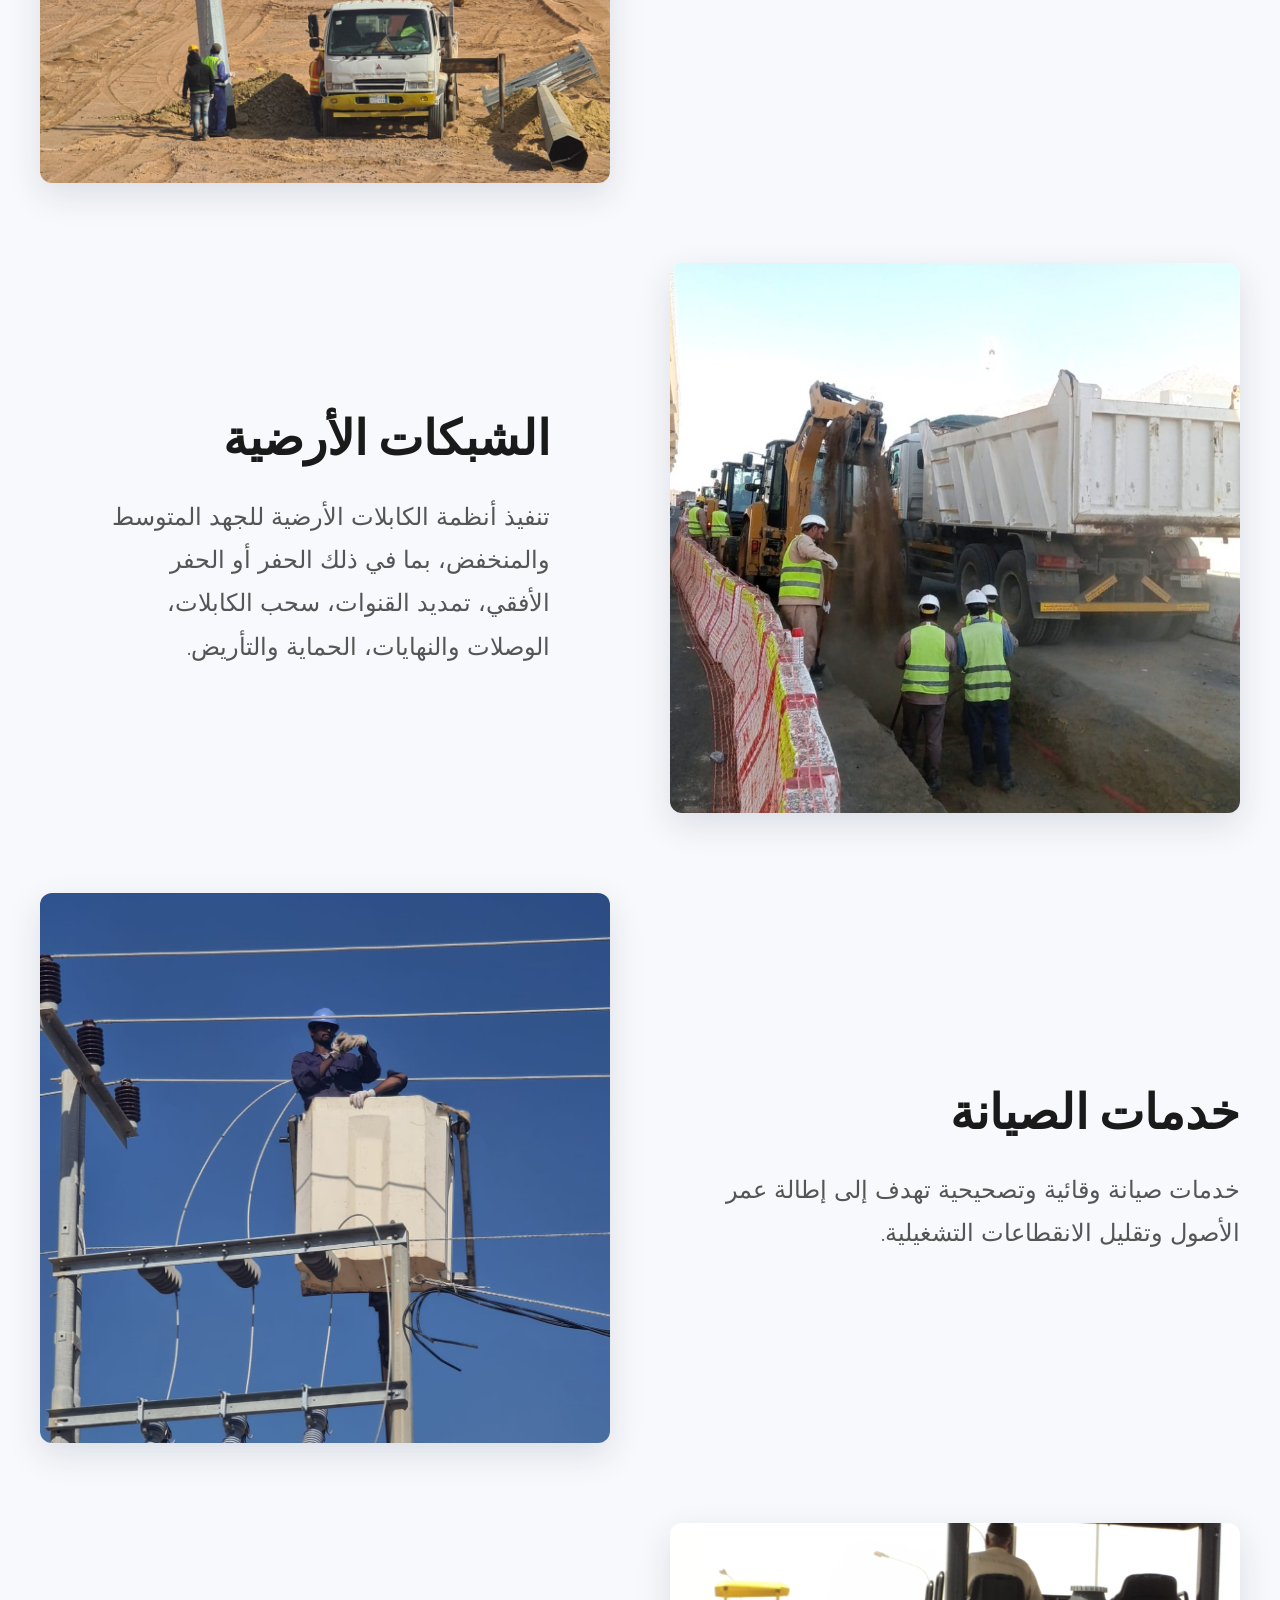
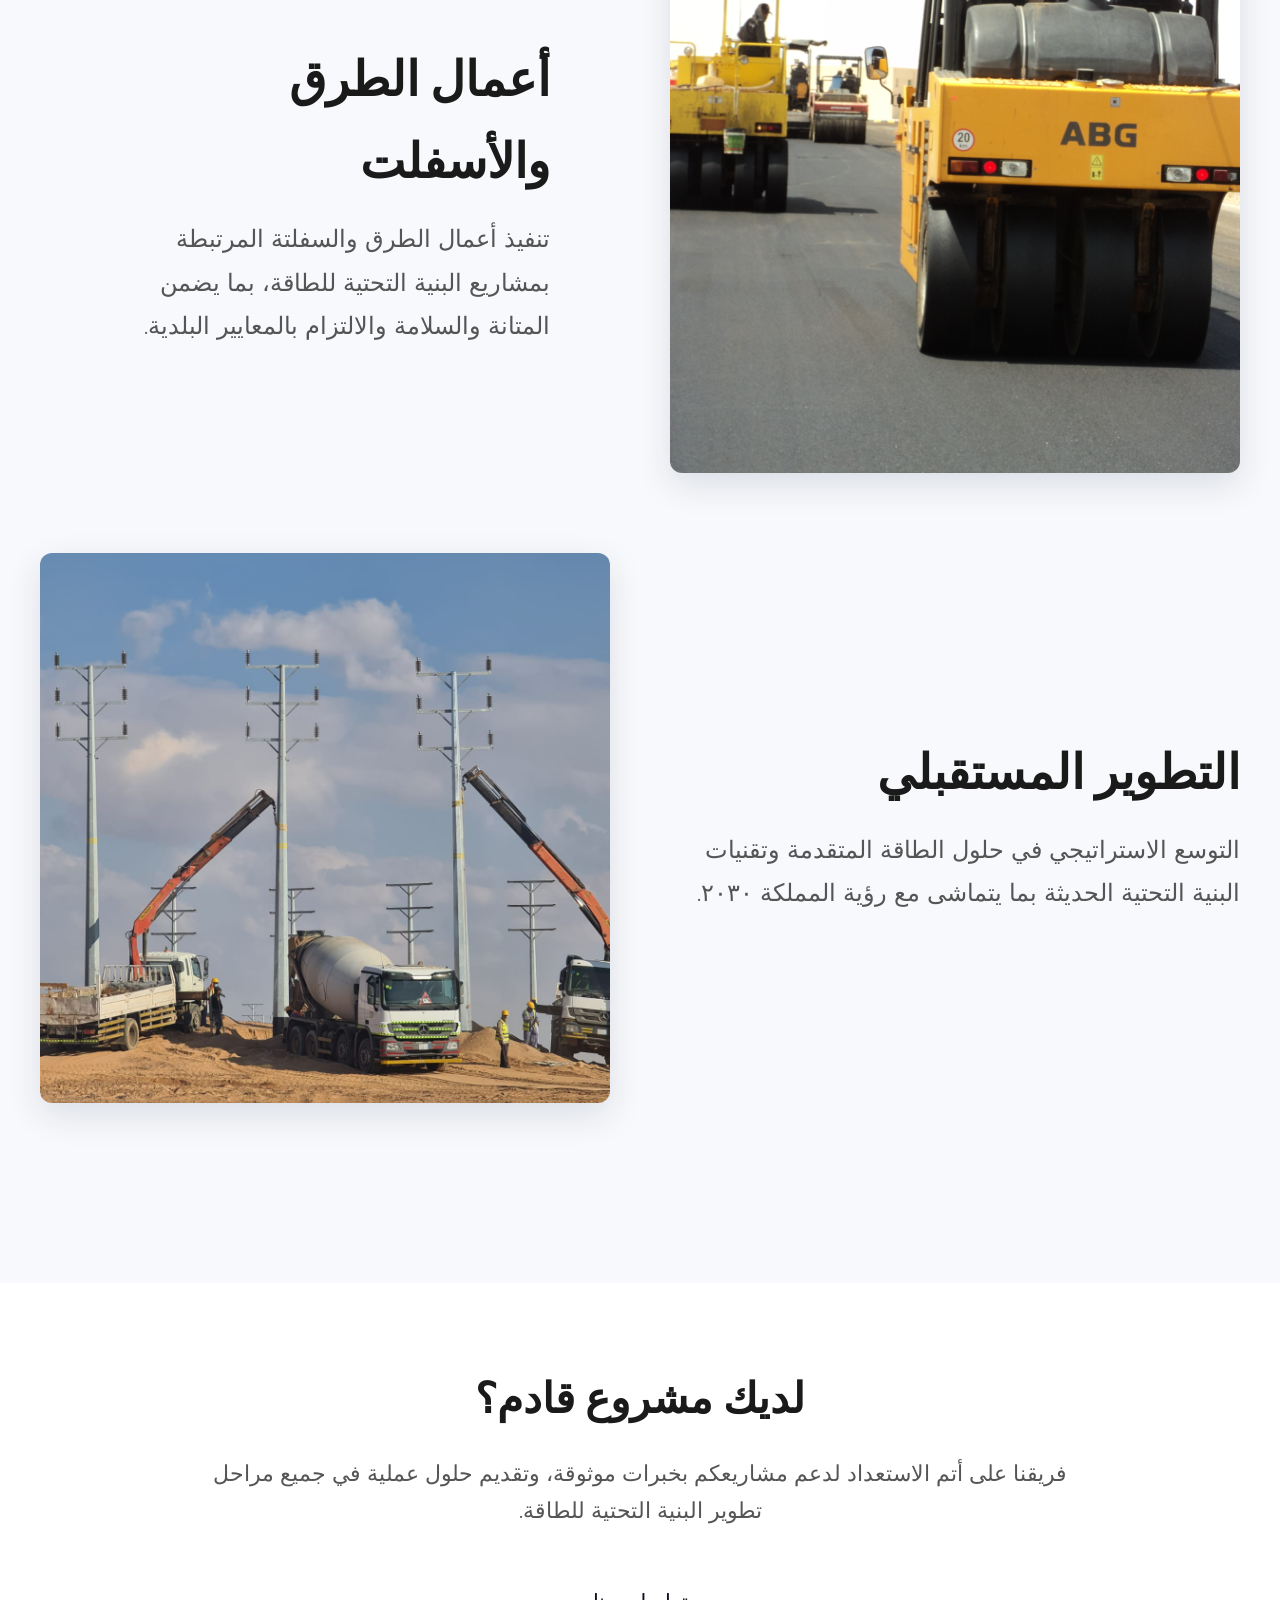
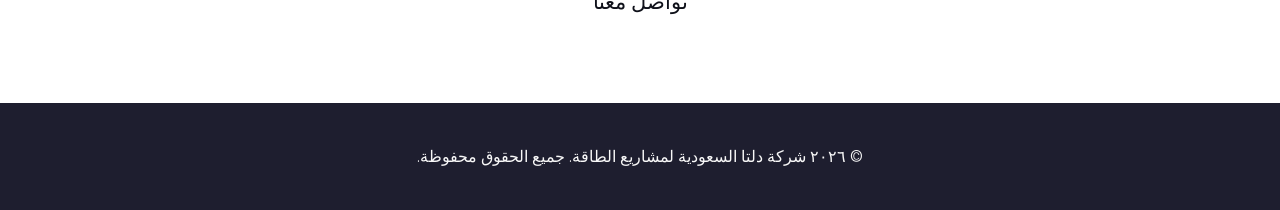
<file: ar/services.html>
<!DOCTYPE html>
<html lang="ar" dir="rtl">
<head>
  <meta charset="UTF-8">
  <meta name="viewport" content="width=device-width, initial-scale=1.0">
  <title>الخدمات | شركة دلتا السعودية</title>

  <!-- Favicon (cropped from the navbar logo mark) — linked first, before
       the Google Fonts request and stylesheets, so the browser fetches it
       immediately on first paint instead of it lagging behind the other
       network requests (that lag was why the tab icon sometimes only
       appeared after navigating to another page and back). -->
  <link rel="icon" href="../media/favicon/favicon.ico" sizes="any">
  <link rel="icon" type="image/png" sizes="32x32" href="../media/favicon/favicon-32x32.png">
  <link rel="icon" type="image/png" sizes="16x16" href="../media/favicon/favicon-16x16.png">
  <link rel="apple-touch-icon" href="../media/favicon/apple-touch-icon.png">

  <link href="https://fonts.googleapis.com/css2?family=Poppins:wght@100;300;400;500;600&display=swap" rel="stylesheet">
  <link rel="stylesheet" href="../styles/styles.css">
  <link rel="stylesheet" href="../styles/services.css">
  <link rel="stylesheet" href="../styles/responsive.css">
  <link rel="stylesheet" href="../styles/rtl.css">
</head>

<body>


<header class="navbar">
  <div class="navbar-inner">
    <div class="logo-container">
      <img src="../media/logo/single_color_logo.svg" alt="Logo" class="logo-image">
      <div class="company-name">
        شركة دلتا السعودية <br>
        <span class="subtext">لمشاريع الطاقة</span>
      </div>
    </div>

    <!-- Hamburger button, shown only below 900px (responsive.css). Toggled via main.js;
         mirrors to the left side automatically since dir="rtl" reverses flex order. -->
    <button class="nav-toggle" aria-label="Toggle navigation" aria-expanded="false">
      <span></span><span></span><span></span>
    </button>

    <nav>
      <ul class="nav-links">
        <li><a href="../ar/index.html">الرئيسية</a></li>
        <li><a href="../ar/about.html">من نحن</a></li>
        <li><a href="../ar/services.html" class="active">الخدمات</a></li>
        <li><a href="../ar/contact.html">تواصل معنا</a></li>
      </ul>

      <div class="language-switch">
        <a href="../en/services.html">English</a>
        <span class="divider">|</span>
        <a href="../ar/services.html" class="active">العربية</a>
      </div>
    </nav>
  </div>
</header>

<section class="services-section">
  <div class="container">

    <div class="services-header">
      <p class="services-title">خدماتنا</p>

      <p class="services-highlight">
        نُسهم في دفع عجلة التقدم عبر جميع مراحل تطوير البنية التحتية
      </p>

      <p class="services-description">
        تقدم شركة دلتا السعودية حلولًا كهربائية متكاملة وعالية التأثير،
        تدعم النمو والاستدامة ومستقبل الطاقة في مختلف مناطق المملكة.
      </p>
    </div>

    <div class="service-row">
      <div class="service-text">
        <h3>شبكات التوزيع</h3>
        <p>
          تنفيذ متكامل لشبكات التوزيع ذات الجهد المتوسط والمنخفض حتى ٣٤ كيلوفولت،
          بدءًا من التخطيط والتركيب وصولًا إلى الربط مع الشبكات القائمة.
        </p>
      </div>
      <div class="service-image"
           style="background-image: url('../media/images/services/Networks_1.jpg');">
      </div>
    </div>

    <div class="service-row">
      <div class="service-text">
        <h3>الشبكات الهوائية</h3>
        <p>
          إنشاء وتطوير خطوط التوزيع الهوائية حتى ٣٤ كيلوفولت،
          بما يشمل الأعمدة والموصلات والمعدات المرتبطة بها.
        </p>
      </div>
      <div class="service-image"
           style="background-image: url('../media/images/services/overground1.jpg');">
      </div>
    </div>

    <div class="service-row">
      <div class="service-text">
        <h3>الشبكات الأرضية</h3>
        <p>
          تنفيذ أنظمة الكابلات الأرضية للجهد المتوسط والمنخفض،
          بما في ذلك الحفر أو الحفر الأفقي، تمديد القنوات،
          سحب الكابلات، الوصلات والنهايات، الحماية والتأريض.
        </p>
      </div>
      <div class="service-image"
           style="background-image: url('../media/images/services/underground2.jpeg');">
      </div>
    </div>

    <div class="service-row">
      <div class="service-text">
        <h3>خدمات الصيانة</h3>
        <p>
          خدمات صيانة وقائية وتصحيحية تهدف إلى إطالة عمر الأصول
          وتقليل الانقطاعات التشغيلية.
        </p>
      </div>
      <div class="service-image"
           style="background-image: url('../media/images/services/maintenance2.jpg');">
      </div>
    </div>

    <div class="service-row">
      <div class="service-text">
        <h3>أعمال الطرق والأسفلت</h3>
        <p>
          تنفيذ أعمال الطرق والسفلتة المرتبطة بمشاريع البنية التحتية للطاقة،
          بما يضمن المتانة والسلامة والالتزام بالمعايير البلدية.
        </p>
      </div>
      <div class="service-image"
           style="background-image: url('../media/images/services/asphalt1.JPG');">
      </div>
    </div>

    <div class="service-row">
      <div class="service-text">
        <h3>التطوير المستقبلي</h3>
        <p>
          التوسع الاستراتيجي في حلول الطاقة المتقدمة
          وتقنيات البنية التحتية الحديثة بما يتماشى مع رؤية المملكة ٢٠٣٠.
        </p>
      </div>
      <div class="service-image"
           style="background-image: url('../media/images/services/future.jpg');">
      </div>
    </div>

  </div>
</section>


<section class="get-in-touch">
  <div class="container">
    <div class="get-text">
      <h2>لديك مشروع قادم؟</h2>
      <p>
        فريقنا على أتم الاستعداد لدعم مشاريعكم بخبرات موثوقة،
        وتقديم حلول عملية في جميع مراحل تطوير البنية التحتية للطاقة.
      </p>

      <a href="../ar/contact.html" class="btn-contact">تواصل معنا</a>
    </div>
  </div>
</section>

<!-- ===== التذييل ===== -->
<footer class="footer">
  <div class="footer-container">
    <p>© ٢٠٢٦ شركة دلتا السعودية لمشاريع الطاقة. جميع الحقوق محفوظة.</p>
  </div>
</footer>

<script src="../js/main.js"></script>
</body>
</html>
</file>
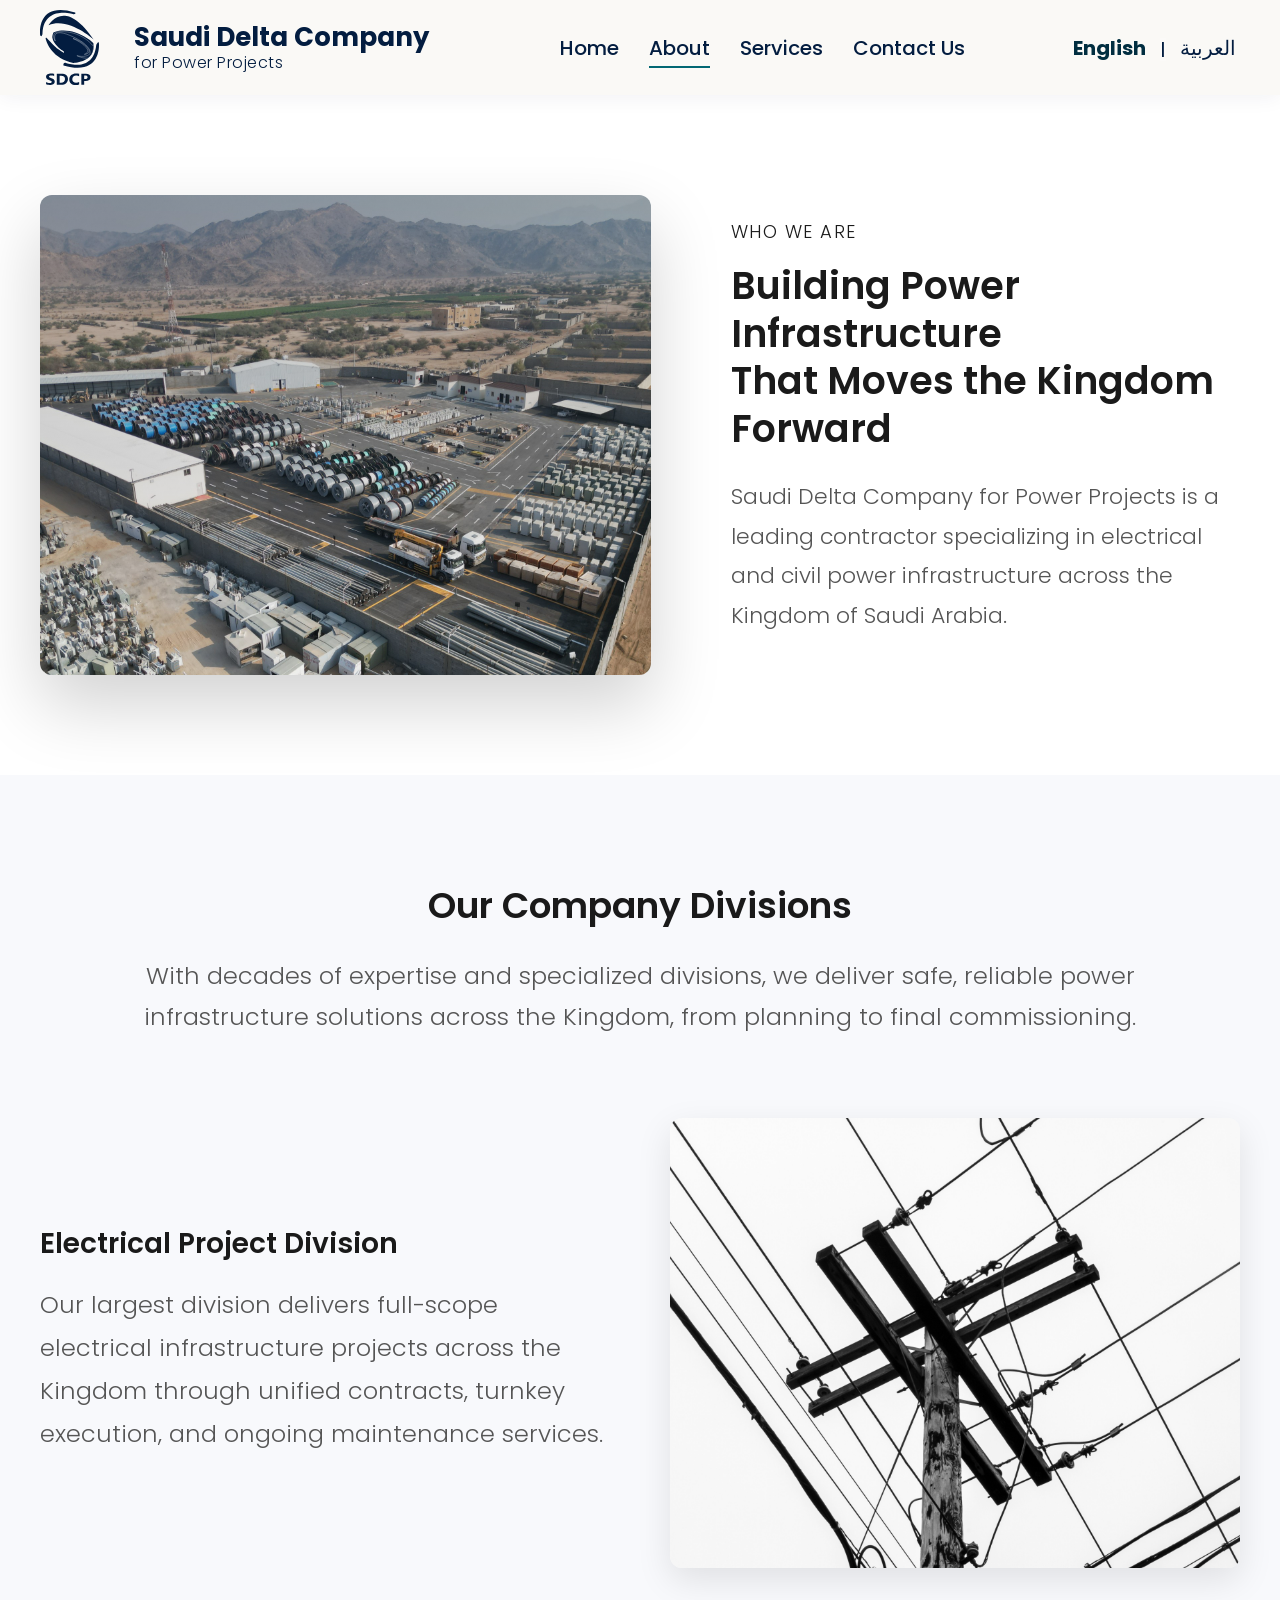
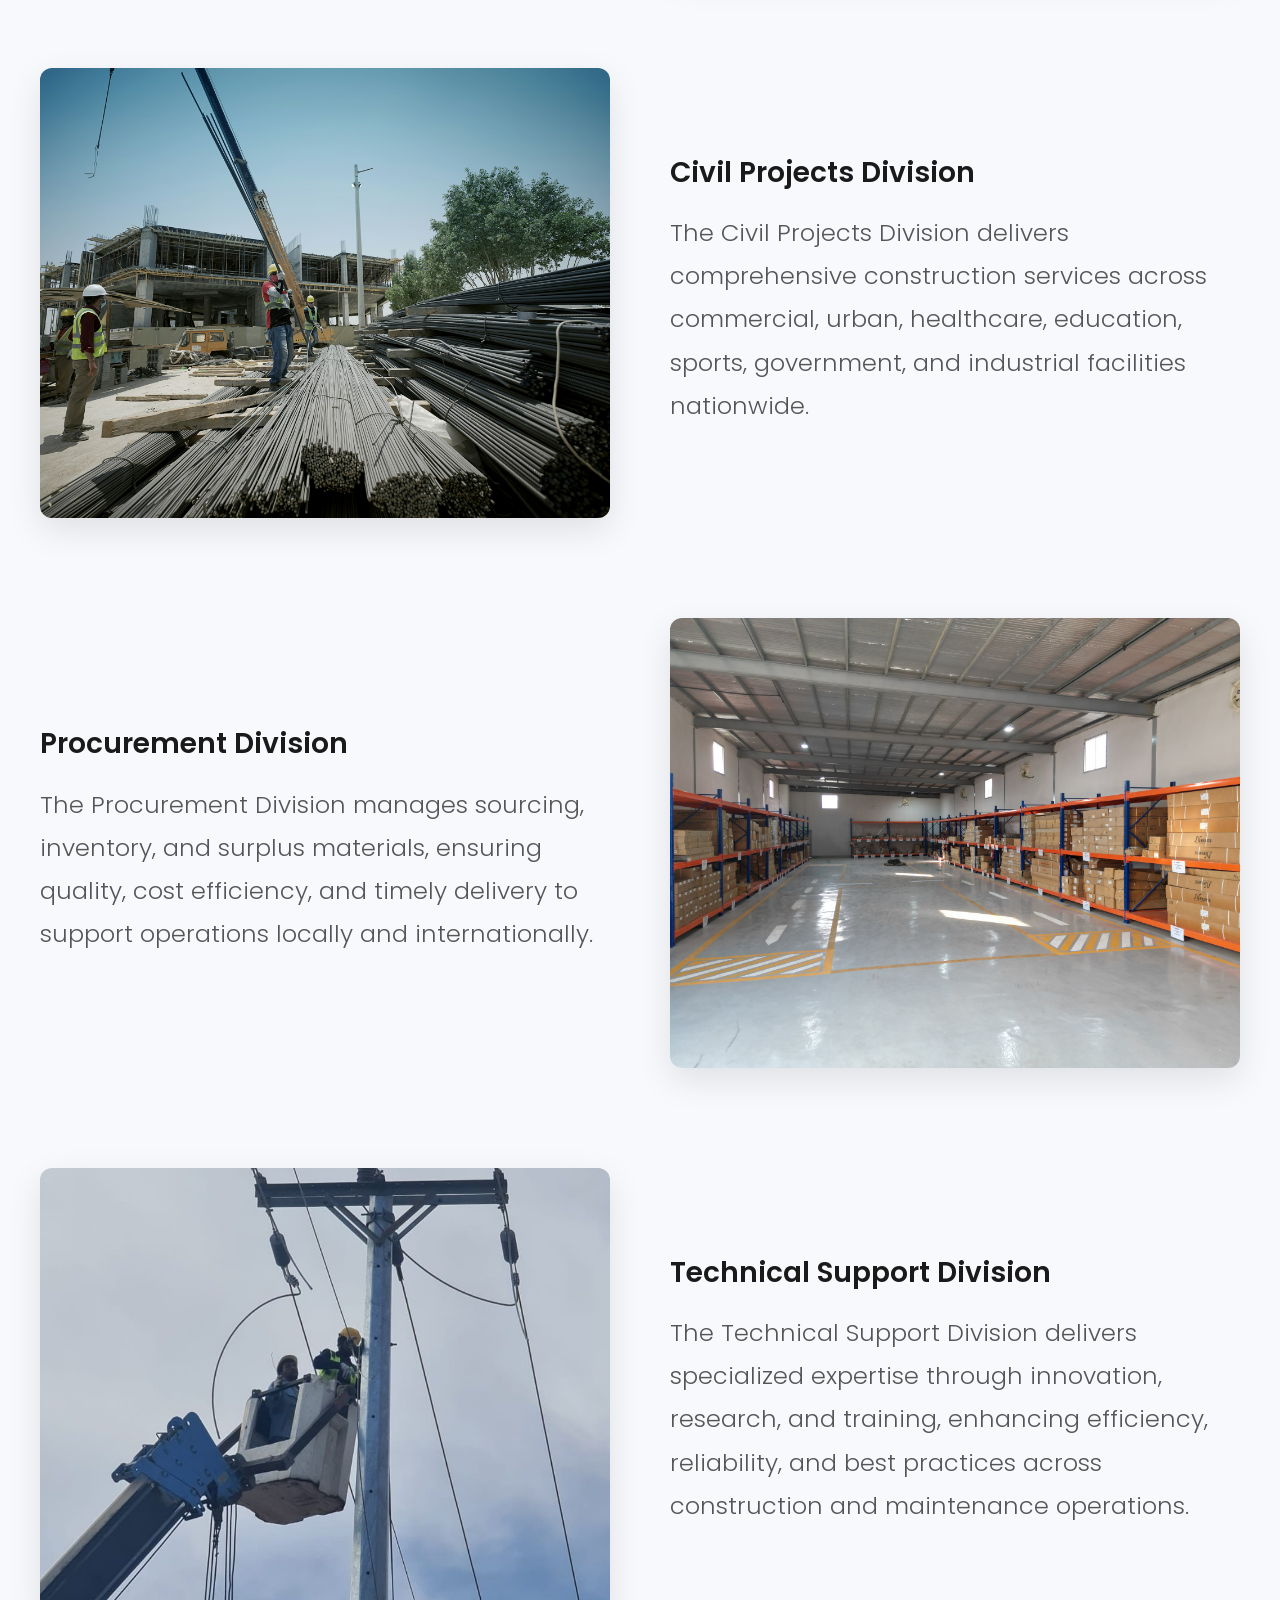
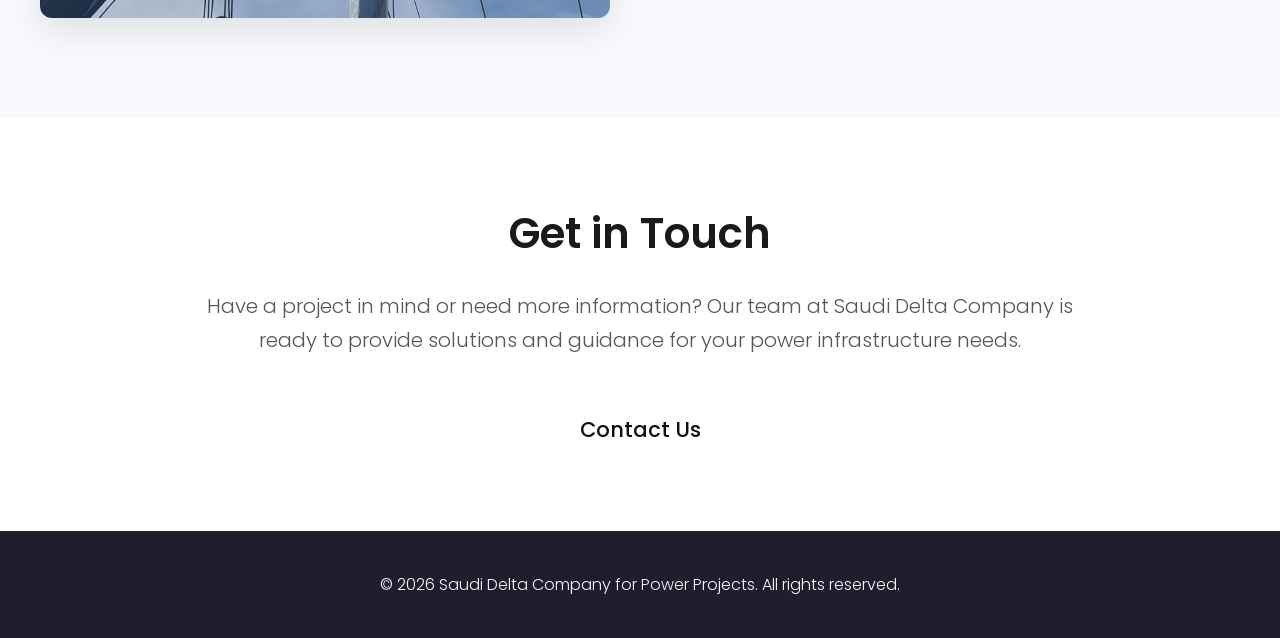
<file: en/about.html>
<!DOCTYPE html>
<html lang="en" dir="ltr">
<head>
  <meta charset="UTF-8">
  <meta name="viewport" content="width=device-width, initial-scale=1.0">
  <title>About Us | Saudi Delta Company</title>

  <!-- Favicon (cropped from the navbar logo mark) — linked first, before
       the Google Fonts request and stylesheets, so the browser fetches it
       immediately on first paint instead of it lagging behind the other
       network requests (that lag was why the tab icon sometimes only
       appeared after navigating to another page and back). -->
    <link rel="icon" href="../media/favicon/favicon.ico" sizes="any">
    <link rel="icon" type="image/png" sizes="32x32" href="../media/favicon/favicon-32x32.png">
    <link rel="icon" type="image/png" sizes="16x16" href="../media/favicon/favicon-16x16.png">
    <link rel="apple-touch-icon" href="../media/favicon/apple-touch-icon.png">

  <link href="https://fonts.googleapis.com/css2?family=Poppins:wght@100;300;400;500;600&display=swap" rel="stylesheet">

  <!-- Main Styles -->
    <link rel="stylesheet" href="../styles/styles.css">
    <link rel="stylesheet" href="../styles/about.css">
    <link rel="stylesheet" href="../styles/responsive.css">
</head>

<body>

  <!-- Navigation Bar -->
  <header class="navbar">
  <div class="navbar-inner">
    <div class="logo-container">
      <img src="../media/logo/single_color_logo.svg" alt="Logo" class="logo-image">
      <div class="company-name">
          Saudi Delta Company <br>
         <span class="subtext">for Power Projects</span>
      </div>
    </div>

    <!-- Hamburger button, shown only below 900px (responsive.css). Toggled via main.js. -->
    <button class="nav-toggle" aria-label="Toggle navigation" aria-expanded="false">
      <span></span><span></span><span></span>
    </button>

    <nav>
      <ul class="nav-links">
        <li><a href="../index.html">Home</a></li>
        <li><a href="../en/about.html" class="active">About</a></li>
        <li><a href="../en/services.html">Services</a></li>
        <!-- <li><a href="#">Projects</a></li> -->
        <li><a href="../en/contact.html">Contact Us</a></li>
      </ul>

      <div class="language-switch">
       <a href="../en/about.html" class="active">English</a>
       <span class="divider">|</span> 
        <a href="../ar/about.html">العربية</a>
      </div>
    </nav>
  </div>
</header>

<!-- Who We Are Section -->
<section class="who-we-are">
  <div class="who-container">

    <div class="who-image"
         style="background-image: url('../media/images/about/aerial_cr.jpg');">
    </div>

    <div class="who-text">
      <span class="who-eyebrow">Who We Are</span>
      <h2>Building Power Infrastructure<br>That Moves the Kingdom Forward</h2>

      <p>
        Saudi Delta Company for Power Projects is a leading contractor specializing
        in electrical and civil power infrastructure across the Kingdom of Saudi Arabia.
      </p>

      <!-- <p>
        With decades of combined expertise, a highly skilled workforce, and
        a commitment to quality and safety, we deliver reliable solutions
        from early planning to final commissioning.
      </p> -->
    </div>

  </div>
</section>

<!-- Company Divisions -->
<section class="divisions-section">
  <div class="container">
    <h2 class="section-title">Our Company Divisions</h2>
    <p class="section-intro">
        With decades of expertise and specialized divisions, we deliver safe, reliable power 
        infrastructure solutions across the Kingdom, from planning to final commissioning.
    </p>

    <!-- Electrical Projects -->
    <div class="division-row">
      <div class="division-text">
    <h3>Electrical Project Division</h3>
    
    <!-- <p>
      The largest division of Saudi Delta Company, delivering complete electrical infrastructure projects across the Kingdom. It is organized into three main areas:
    </p>
    <p>
      <strong>Unified Contracts:</strong> End-to-end management of distribution networks up to 36KV, including design, supply, installation, commissioning, and handover.
    </p>
    <p>
      <strong>Turnkey Projects:</strong> Complete project execution, from equipment delivery to operational handover for major clients like SEC and the Ministry of Border Guard.
    </p>
    <p>
      <strong>Maintenance & Operations:</strong> Preventive and emergency services to ensure reliable and optimized distribution networks.
    </p> -->
    <p> Our largest division delivers full-scope electrical infrastructure projects across the Kingdom through unified contracts, 
      turnkey execution, and ongoing maintenance services. </p>

    </div>
      <div class="division-image" style="background-image: url('../media/images/about/EL.jpg');"></div>
        <!-- Photo by <a href="https://unsplash.com/@carrier_lost?utm_source=unsplash&utm_medium=referral&utm_content=creditCopyText">Ian Taylor</a> on <a href="https://unsplash.com/photos/brown-wooden-post-under-blue-sky-during-daytime-pwnQMYEhdv4?utm_source=unsplash&utm_medium=referral&utm_content=creditCopyText">Unsplash</a>
       -->
    </div>

    <!-- Civil Projects -->
    <div class="division-row">
      <div class="division-text">
        <h3>Civil Projects Division</h3>
        <p>
          The Civil Projects Division delivers comprehensive construction services
          across commercial, urban, healthcare, education, sports, government, and
          industrial facilities nationwide.
        </p>

      </div>
      <div class="division-image" style="background-image: url('../media/images/about/CI.jpg');"></div>

      <!-- Photo by <a href="https://unsplash.com/@glenovbrankovic?utm_source=unsplash&utm_medium=referral&utm_content=creditCopyText">Glenov Brankovic</a> on <a href="https://unsplash.com/photos/a-group-of-men-standing-on-top-of-a-pile-of-metal-6CT4cYdSNaI?utm_source=unsplash&utm_medium=referral&utm_content=creditCopyText">Unsplash</a>
       -->

    </div>

    <!-- Procurement -->
    <div class="division-row">
      <div class="division-text">
        <h3>Procurement Division</h3>
        <p>
        The Procurement Division manages sourcing, inventory, and surplus materials,
        ensuring quality, cost efficiency, and timely delivery to support operations
        locally and internationally.
      </p>

      </div>
      <div class="division-image" style="background-image: url('../media/images/about/PR.jpg');"></div>
      <!-- Photo by <a href="https://unsplash.com/@jacques_dillies?utm_source=unsplash&utm_medium=referral&utm_content=creditCopyText">Jacques Dillies</a> on <a href="https://unsplash.com/photos/brown-wooden-shelf-with-books-jcav1COVvOc?utm_source=unsplash&utm_medium=referral&utm_content=creditCopyText">Unsplash</a>
       -->
    </div>

    <!-- Technical Support -->
    <div class="division-row">
      <div class="division-text">
        <h3>Technical Support Division</h3>
        <p>
          The Technical Support Division delivers specialized expertise through innovation,
          research, and training, enhancing efficiency, reliability, and best practices
          across construction and maintenance operations.
        </p>

      </div>
      <div class="division-image" style="background-image: url('../media/images/about/SU.jpg');"></div>
    </div>

    <!-- Finance & Administration -->
    <!-- <div class="division-row">
      <div class="division-text">
        <h3>Finance & Administration</h3>
        <p>Oversees budgeting, contracts, auditing, and administrative operations for smooth workflow.</p>
      </div>
      <div class="division-image" style="background-image: url('../media/divisions/finance.jpg');"></div>
    </div> -->

    <!-- Human Resources -->
    <!-- <div class="division-row">
      <div class="division-text">
        <h3>Human Resources</h3>
        <p>Responsible for recruitment, training, employee development, and workforce management.</p>
      </div>
      <div class="division-image" style="background-image: url('../media/divisions/hr.jpg');"></div>
    </div> -->

  </div>
</section>

<!-- Get in Touch Section -->
<section class="get-in-touch">
  <div class="container">
    <div class="get-text">
      <h2>Get in Touch</h2>
      <p>
        Have a project in mind or need more information? 
        Our team at Saudi Delta Company is ready to provide solutions and guidance for your power infrastructure needs.
      </p>
      <a href="../en/contact.html" class="btn-contact">Contact Us</a>
    </div>

    <!-- <div class="get-image"
         style="background-image: url('../media/images/contact_bg.jpg');">
    </div> -->
  </div>
</section>


  <!-- Footer -->
  <footer class="footer">
    <div class="container">
      <p>© 2026 Saudi Delta Company for Power Projects. All rights reserved.</p>
    </div>
  </footer>

  <script src="../js/main.js"></script>
</body>
</html>
</file>
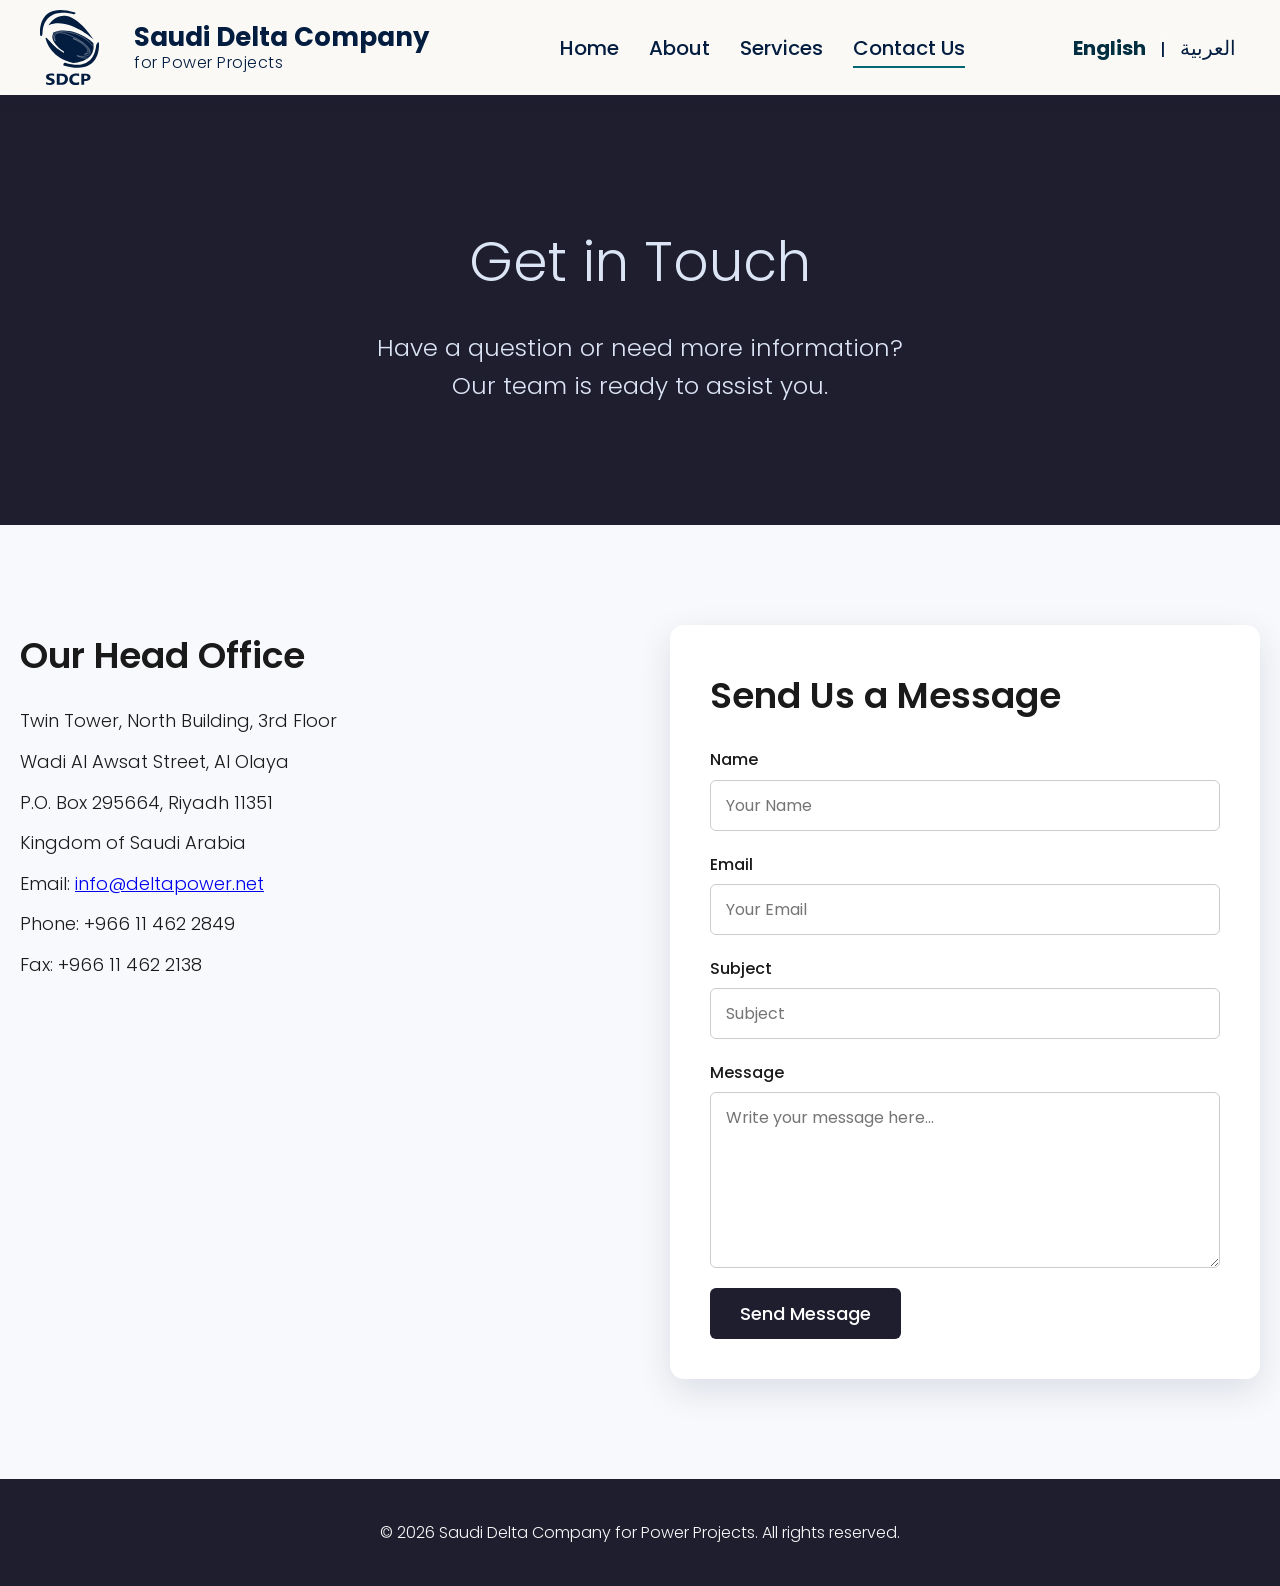
<file: en/contact.html>
<!DOCTYPE html>
<html lang="en" dir="ltr">
<head>
  <meta charset="UTF-8">
  <meta name="viewport" content="width=device-width, initial-scale=1.0">
  <title>Contact Us | Saudi Delta Company</title>

  <!-- Favicon (cropped from the navbar logo mark) — linked first, before
       the Google Fonts request and stylesheets, so the browser fetches it
       immediately on first paint instead of it lagging behind the other
       network requests (that lag was why the tab icon sometimes only
       appeared after navigating to another page and back). -->
  <link rel="icon" href="../media/favicon/favicon.ico" sizes="any">
  <link rel="icon" type="image/png" sizes="32x32" href="../media/favicon/favicon-32x32.png">
  <link rel="icon" type="image/png" sizes="16x16" href="../media/favicon/favicon-16x16.png">
  <link rel="apple-touch-icon" href="../media/favicon/apple-touch-icon.png">

  <link href="https://fonts.googleapis.com/css2?family=Poppins:wght@100;300;400;500;600&display=swap" rel="stylesheet">
  <link rel="stylesheet" href="../styles/styles.css">
  <link rel="stylesheet" href="../styles/contact.css">
  <link rel="stylesheet" href="../styles/responsive.css">
</head>
<body>

 <!-- Navigation Bar -->
  <header class="navbar">
  <div class="navbar-inner">
    <div class="logo-container">
      <img src="../media/logo/single_color_logo.svg" alt="Logo" class="logo-image">
      <div class="company-name">
          Saudi Delta Company <br>
         <span class="subtext">for Power Projects</span>
      </div>
    </div>

    <!-- Hamburger button, shown only below 900px (responsive.css). Toggled via main.js. -->
    <button class="nav-toggle" aria-label="Toggle navigation" aria-expanded="false">
      <span></span><span></span><span></span>
    </button>

    <nav>
      <ul class="nav-links">
        <li><a href="../index.html">Home</a></li>
        <li><a href="../en/about.html">About</a></li>
        <li><a href="../en/services.html">Services</a></li>
        <!-- <li><a href="#">Projects</a></li> -->
        <li><a href="../en/contact.html" class="active">Contact Us</a></li>
      </ul>

      <div class="language-switch">
       <a href="../en/contact.html" class="active">English</a>
       <span class="divider">|</span> 
        <a href="../ar/contact.html">العربية</a>
      </div>
    </nav>
  </div>
</header>

  <!-- Hero Section -->
  <section class="contact-hero">
    <div class="container">
      <h1 class="hero-title">Get in Touch</h1>
      <p class="hero-subtitle">
      Have a question or need more information? Our team is ready to assist you.
      </p>
    </div>
  </section>

  <!-- Contact Form & Info -->
  <section class="contact-section">
    <div class="container contact-grid">
      
      <div class="contact-info">
        <h2>Our Head Office</h2>
        <p>Twin Tower, North Building, 3rd Floor</p>
        <p>Wadi Al Awsat Street, Al Olaya</p>
        <p>P.O. Box 295664, Riyadh 11351</p>
        <p>Kingdom of Saudi Arabia</p>
        <p>Email: <a href="mailto:info@deltapower.net">info@deltapower.net</a></p>
        <p>Phone: +966 11 462 2849 </p>
        <p>Fax: +966 11 462 2138</p>
 


      </div>

      <div class="contact-form">
        <h2>Send Us a Message</h2>
        <form action="#" method="post">
          <label for="name">Name</label>
          <input type="text" id="name" name="name" placeholder="Your Name" required>

          <label for="email">Email</label>
          <input type="email" id="email" name="email" placeholder="Your Email" required>

          <label for="subject">Subject</label>
          <input type="text" id="subject" name="subject" placeholder="Subject" required>

          <label for="message">Message</label>
          <textarea id="message" name="message" rows="6" placeholder="Write your message here..." required></textarea>

          <button type="submit" class="btn-submit">
            Send Message
          </button>
        </form>
      </div>

    </div>
  </section>

  <!-- Map Section -->
  <!-- <section class="contact-map">
    <div class="container">
      <iframe src="https://www.google.com/maps/embed?pb=!1m18!1m12!1m3!1d3623.087708176539!2d46.67529641500036!3d24.71355268412273!2m3!1f0!2f0!3f0!3m2!1i1024!2i768!4f13.1!3m3!1m2!1s0x3e2f03b52cbf0b3b%3A0x6dbe3b6e7f8b3a4!2sRiyadh%2C%20Saudi%20Arabia!5e0!3m2!1sen!2sus!4v1700000000000!5m2!1sen!2sus" 
        width="100%" height="450" style="border:0;" allowfullscreen="" loading="lazy"></iframe>
    </div>
  </section> -->

  <!-- Footer -->
  <footer class="footer">
    <div class="container">
      <p>© 2026 Saudi Delta Company for Power Projects. All rights reserved.</p>
    </div>
  </footer>

  <script src="../js/main.js"></script>
</body>
</html>
</file>
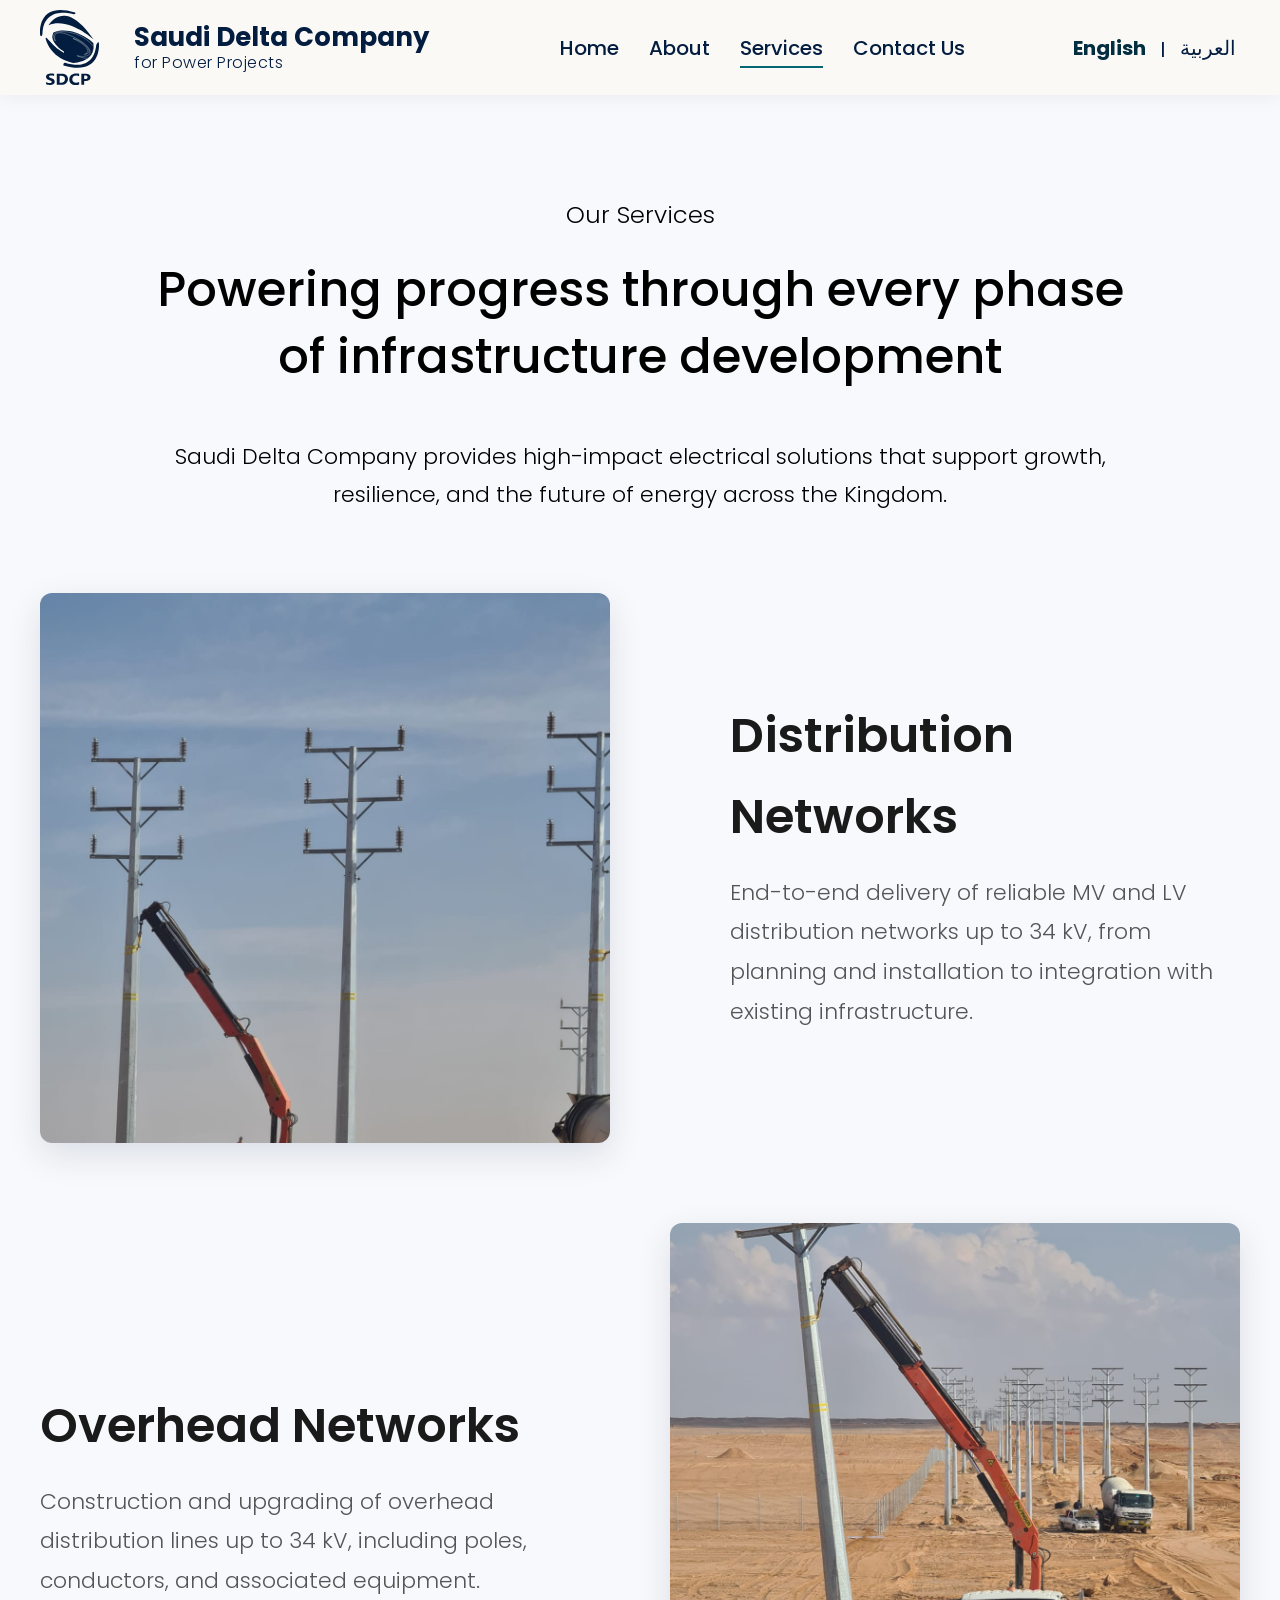
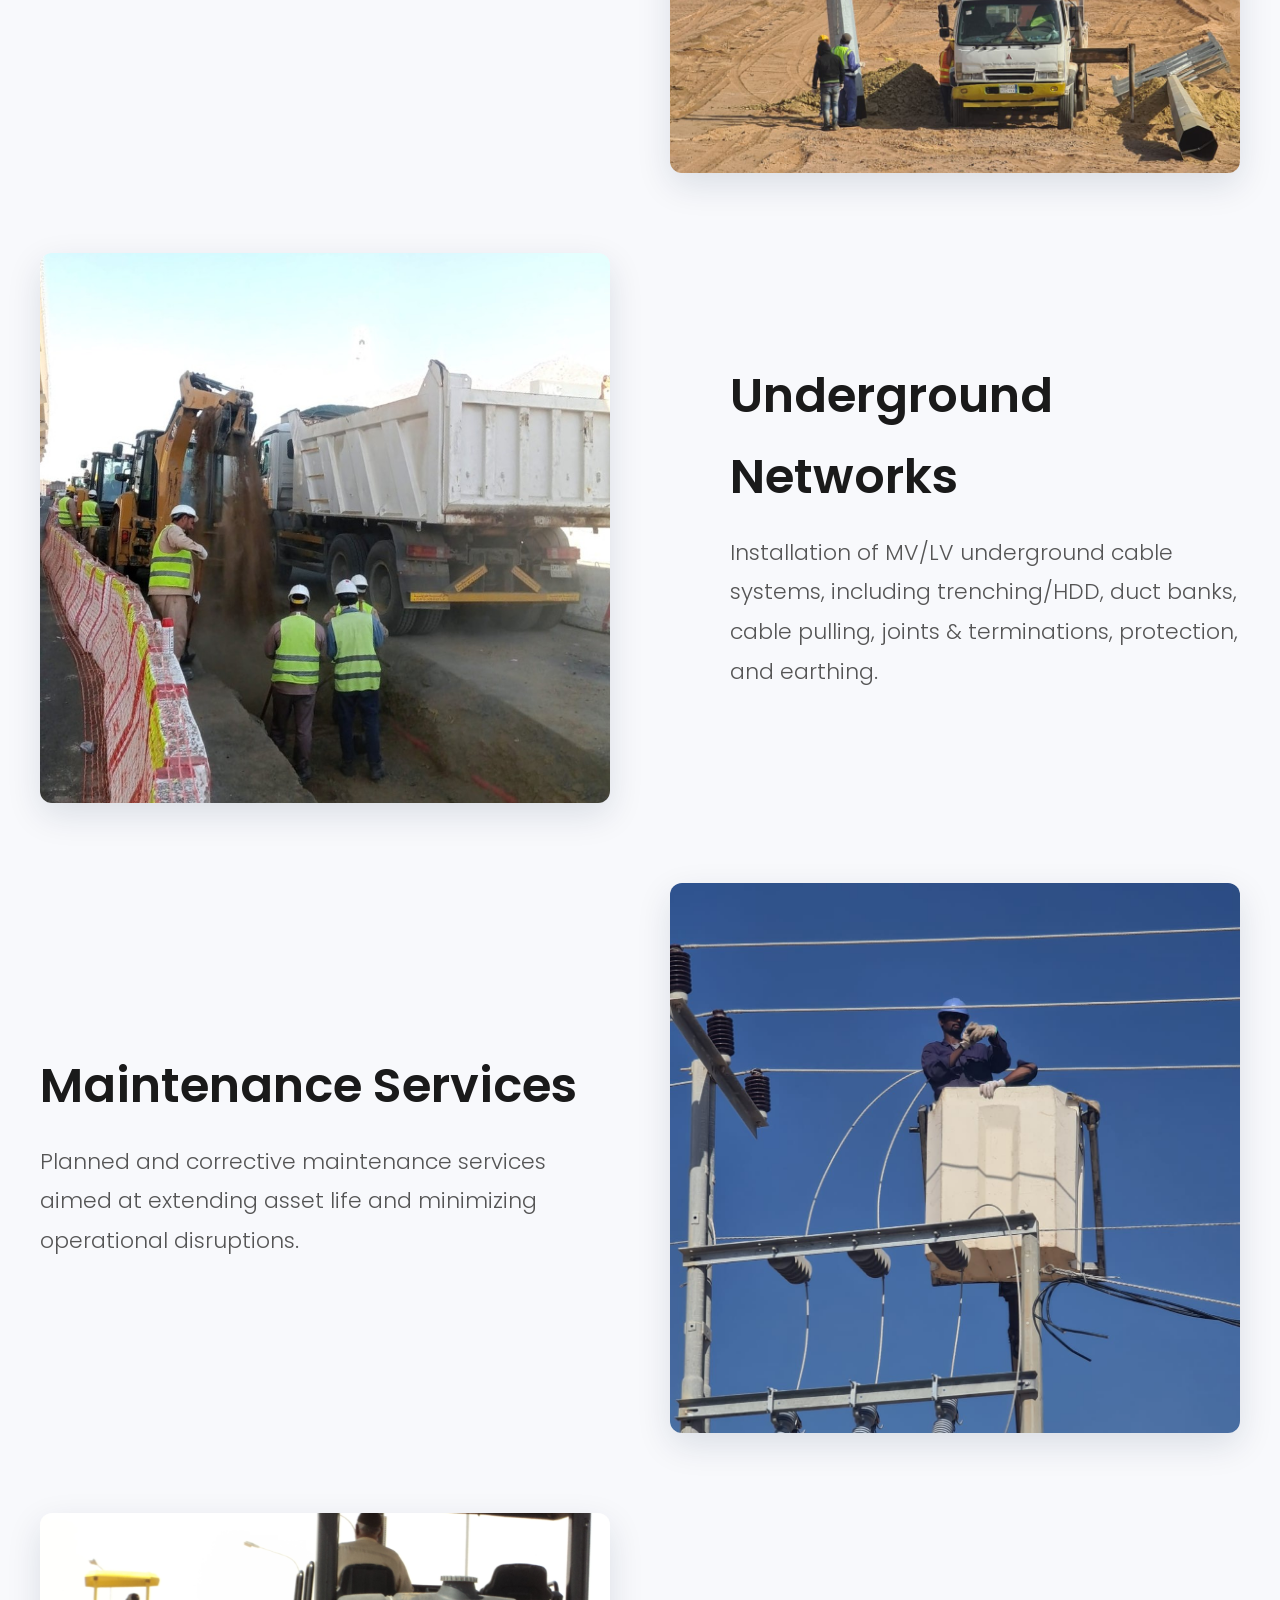
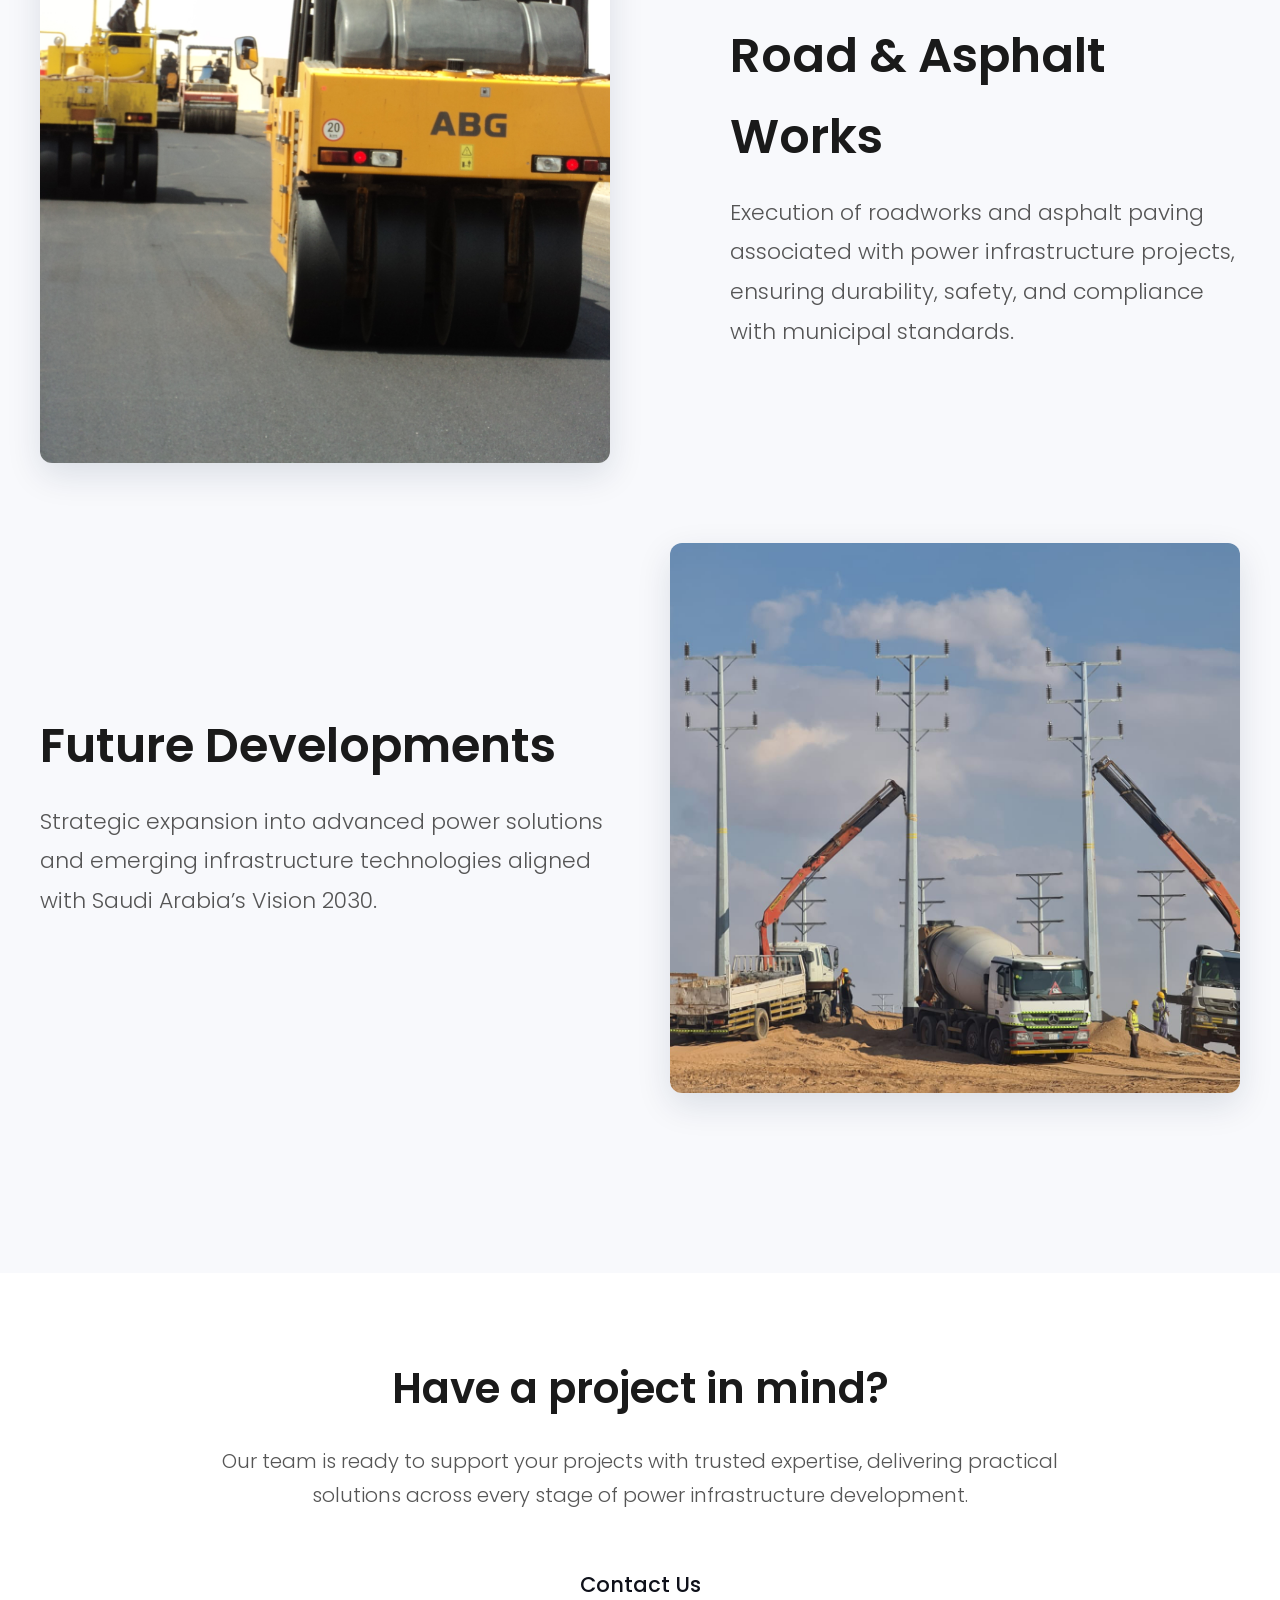
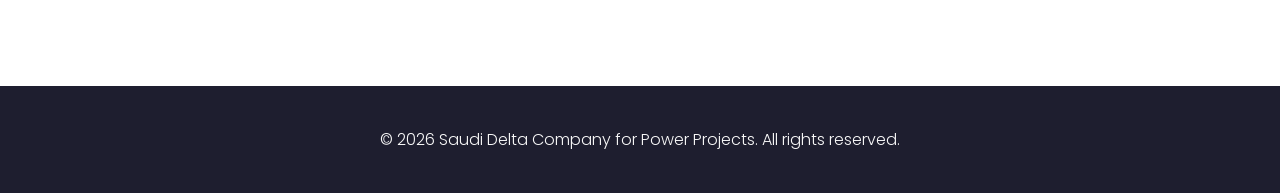
<file: en/services.html>
<!DOCTYPE html>
<html lang="en" dir="ltr">
<head>
  <meta charset="UTF-8">
  <meta name="viewport" content="width=device-width, initial-scale=1.0">
  <title>Services | Saudi Delta Company</title>

  <!-- Favicon (cropped from the navbar logo mark) — linked first, before
       the Google Fonts request and stylesheets, so the browser fetches it
       immediately on first paint instead of it lagging behind the other
       network requests (that lag was why the tab icon sometimes only
       appeared after navigating to another page and back). -->
  <link rel="icon" href="../media/favicon/favicon.ico" sizes="any">
  <link rel="icon" type="image/png" sizes="32x32" href="../media/favicon/favicon-32x32.png">
  <link rel="icon" type="image/png" sizes="16x16" href="../media/favicon/favicon-16x16.png">
  <link rel="apple-touch-icon" href="../media/favicon/apple-touch-icon.png">

  <link href="https://fonts.googleapis.com/css2?family=Poppins:wght@100;300;400;500;600&display=swap" rel="stylesheet">
  <link rel="stylesheet" href="../styles/styles.css">
  <link rel="stylesheet" href="../styles/services.css">
  <link rel="stylesheet" href="../styles/responsive.css">
</head>

<body>

<!-- ===== Navigation Bar (unchanged) ===== -->
<header class="navbar">
  <div class="navbar-inner">
    <div class="logo-container">
      <img src="../media/logo/single_color_logo.svg" alt="Logo" class="logo-image">
      <div class="company-name">
        Saudi Delta Company <br>
        <span class="subtext">for Power Projects</span>
      </div>
    </div>

    <!-- Hamburger button, shown only below 900px (responsive.css). Toggled via main.js. -->
    <button class="nav-toggle" aria-label="Toggle navigation" aria-expanded="false">
      <span></span><span></span><span></span>
    </button>

    <nav>
      <ul class="nav-links">
        <li><a href="../index.html">Home</a></li>
        <li><a href="../en/about.html">About</a></li>
        <li><a href="../en/services.html" class="active">Services</a></li>
        <li><a href="../en/contact.html">Contact Us</a></li>
      </ul>

      <div class="language-switch">
        <a href="../en/services.html" class="active">English</a>
        <span class="divider">|</span>
        <a href="../ar/services.html">العربية</a>
      </div>
    </nav>
  </div>
</header>


<section class="services-section">
  <div class="container">

    <div class="services-header">
  <p class="services-title">Our Services</p>

  <p class="services-highlight">
    Powering progress through every phase of infrastructure development
  </p>

  <p class="services-description">
    Saudi Delta Company provides high-impact electrical solutions that support
    growth, resilience, and the future of energy across the Kingdom.
  </p>
</div>

    <div class="service-row">
      <div class="service-text">
        <h3>Distribution Networks</h3>
        <p>
          End-to-end delivery of reliable MV and LV distribution networks up to 34 kV,
           from planning and installation to integration with existing infrastructure.
        </p>
      </div>
      <div class="service-image"
           style="background-image: url('../media/images/services/Networks_1.jpg');">
      </div>
    </div>

    <div class="service-row">
      <div class="service-text">
        <h3>Overhead Networks</h3>
        <p>
          Construction and upgrading of overhead distribution lines up to 34 kV, including poles, conductors, and associated equipment.
        </p>
      </div>
      <div class="service-image"
           style="background-image: url('../media/images/services/overground1.jpg');">
      </div>
    </div>

    <div class="service-row">
      <div class="service-text">
        <h3>Underground Networks</h3>
        <p>
          Installation of MV/LV underground cable systems, including trenching/HDD,
          duct banks, cable pulling, joints & terminations, protection, and earthing.
        </p>
      </div>
      <div class="service-image"
           style="background-image: url('../media/images/services/underground2.jpeg');">
      </div>
    </div>

    <div class="service-row">
      <div class="service-text">
        <h3>Maintenance Services</h3>
        <p>
          Planned and corrective maintenance services aimed at extending asset life
          and minimizing operational disruptions.
        </p>
      </div>
      <div class="service-image"
           style="background-image: url('../media/images/services/maintenance2.jpg');">
      </div>
    </div>


    <div class="service-row">
  <div class="service-text">
    <h3>Road & Asphalt Works</h3>
    <p>
      Execution of roadworks and asphalt paving associated with power
      infrastructure projects, ensuring durability, safety, and compliance
      with municipal standards.
    </p>
  </div>
  <div class="service-image"
       style="background-image: url('../media/images/services/asphalt1.JPG');">
  </div>
</div>

<div class="service-row">
  <div class="service-text">
    <h3>Future Developments</h3>
    <p>
      Strategic expansion into advanced power solutions and emerging
      infrastructure technologies aligned with Saudi Arabia’s Vision 2030.
    </p>
  </div>
  <div class="service-image"
       style="background-image: url('../media/images/services/future.jpg');">
  </div>
</div>


  </div>
</section>


<!-- Get in Touch Section -->
<section class="get-in-touch">
  <div class="container">
    <div class="get-text">
      <h2>Have a project in mind?</h2>
      <p>
        Our team is ready to support your projects with trusted expertise,
        delivering practical solutions across every stage of power infrastructure development.
      </p>

      <a href="../en/contact.html" class="btn-contact">Contact Us</a>
    </div>

    <!-- <div class="get-image"
         style="background-image: url('../media/images/contact_bg.jpg');">
    </div> -->
  </div>
</section>

<!-- ===== Footer (unchanged) ===== -->
<footer class="footer">
  <div class="footer-container">
    <p>© 2026 Saudi Delta Company for Power Projects. All rights reserved.</p>
  </div>
</footer>

<script src="../js/main.js"></script>
</body>
</html>
</file>
<file: styles/styles.css>
/* =========================================================================
   SAUDI DELTA COMPANY (SDCP) — SITE STYLESHEET
   Shared styles for every page (navbar, footer, homepage sections).
   Page-specific styles live in about.css / services.css / contact.css.
   Breakpoint rules live in responsive.css; Arabic/RTL overrides in rtl.css.
   ========================================================================= */

/* Reset and Base Styles */
* {
  margin: 0;
  padding: 0;
  box-sizing: border-box;
}

/* Design tokens — reused across styles.css and the page-specific files
   (about.css / services.css / contact.css) via var(--token-name). */
:root {
  --navy: #031d40;
  --navy-deep: #1E1E2F;
  --teal: #026773;
  --ink: #1a1a1a;
  --muted: #555;
  --off-white: #FAF9F6;
  --panel: #f8f9fc;
  --shadow-sm: 0 4px 16px rgba(3, 29, 64, 0.08);
  --shadow-md: 0 12px 35px rgba(3, 29, 64, 0.12);
  --shadow-lg: 0 20px 60px rgba(3, 29, 64, 0.18);
}

html {
  -webkit-text-size-adjust: 100%; /* prevents iOS Safari from auto-zooming text */
}

body {
  background-color: #1E1E2F;
  font-family: 'Poppins', sans-serif  ;
  font-weight: 300;
  line-height: 1.7;
  color: #DCE5F5;
  overflow-x: hidden; /* guards against any element accidentally overflowing the viewport width on mobile */
}

img { max-width: 100%; display: block; }

/* =========================================================
   NAVIGATION BAR
   Sticky header shared by every page. On screens ≤900px the
   inline nav collapses into a dropdown driven by .nav-toggle
   (see rules below) — behavior lives in responsive.css / main.js.
========================================================= */
.navbar {

  display: flex;
  justify-content: space-between;
  align-items: center;
  padding: 10px 0px;
  background-color: #FAF9F6;
  position: sticky;
  top: 0;
  left: 0;
  width: 100%;
  z-index: 1000;
  box-shadow: 0 2px 20px rgba(3, 29, 64, 0.06);
}

.navbar-inner {
  display: flex;
  justify-content: space-between;
  align-items: center;
  width: 100%;
  max-width: 1700px;   /* limits width so it looks centered on large screens */ 
  margin: 0 auto;      /* centers it horizontally */
  padding: 0px 40px;     /* pushes logo right & nav-links left */
}


.logo-image {
  height: 75px; /* smaller height */
  width: auto;  /* maintain aspect ratio */
}


.logo-container {
  display: flex;
  align-items: center;
  gap: 35px;
}

/* .company-name {
  font-weight: bold;
  font-size: 22px;
  color: #031d40;
  letter-spacing: 0.5px;
} */


.company-name {
  font-family: 'Poppins', sans-serif;
  font-weight: 700;
  font-size: 26px;
  color: #031d40;
  line-height: 1.1;
  display: flex;
  flex-direction: column;
}

.company-name .subtext {
  font-family: 'Poppins', sans-serif;
  font-weight: 300;
  font-size: 16px;
  color: #031d40; /* soft blue accent or pick a subtle grey */
  margin-top: 2px;
  letter-spacing: 0.5px;
}


nav {
  flex-grow: 1;
  text-align: right;
}

/* Mobile nav toggle (hamburger button).
   Hidden by default (desktop); responsive.css sets display:flex under
   900px. Clicking it toggles ".nav-open" on <nav> and ".active" on this
   button via the JS in main.js, which also flips the three bars into an X. */
.nav-toggle {
  display: none;
  flex-direction: column;
  justify-content: center;
  align-items: center;
  gap: 5px;
  width: 40px;
  height: 40px;
  background: none;
  border: none;
  cursor: pointer;
  z-index: 1100;
  flex-shrink: 0;
}

.nav-toggle span {
  display: block;
  width: 26px;
  height: 2px;
  background-color: #031d40;
  border-radius: 2px;
  transition: transform 0.3s ease, opacity 0.3s ease;
}

.nav-toggle.active span:nth-child(1) {
  transform: translateY(7px) rotate(45deg);
}

.nav-toggle.active span:nth-child(2) {
  opacity: 0;
}

.nav-toggle.active span:nth-child(3) {
  transform: translateY(-7px) rotate(-45deg);
}

.nav-links {
  list-style: none;
  display: inline-flex;
  gap: 30px;

}

.nav-links a {
  text-decoration: none;
  color: #031d40;
  font-weight: 500;
  font-size: 20px;
  position: relative;   /* anchors the ::after underline bar below */
  padding-bottom: 6px;  /* reserves space so the underline doesn't crowd the text */
  transition: color 0.3s ease;
}


.nav-links a:hover {
  color: #026773;
}

/* Underline indicator: a thin bar under the link, hidden by default and
   revealed on hover. The navbar is position:sticky (stays visible while
   scrolling), so a.active keeps the underline showing on whichever page
   the visitor is currently on. */
.nav-links a::after {
  content: "";
  position: absolute;
  left: 0;
  bottom: 0;
  width: 100%;
  height: 2px;
  background-color: var(--teal);
  transform: scaleX(0);
  transform-origin: center;
  transition: transform 0.25s ease;
}

.nav-links a:hover::after,
.nav-links a.active::after {
  transform: scaleX(1);
}


/* Language Switcher in Navbar */
.language-switch {
  margin-left: 100px;
  display: inline-block;
}

.language-switch a {
  color: #031d40;
  text-decoration: none;
  font-weight: 500;
  font-size: 20px;
  margin: 0 4px;
  transition: color 0.3s ease;
}

.language-switch a:hover {
  color: #012e40;
}

.language-switch .active {
  font-weight: bold;
  color: #012e40;
}


.language-switch .divider {
  color: #031d40; /* dark blue, same as text or adjust as you like */
  margin: 0 6px;
  font-weight: 500;
  opacity: 1; /* optional, for a softer look */
  transition: color 0.3s ease, opacity 0.3s ease;
}

.language-switch:hover .divider {
  color: #012e40; /* light blue on hover, optional */
  opacity: 1;
}





/* Hero Image */
.hero {
  margin-top: 80px;
  width: 100%;
  height: 70vh;
  background-image: url('media/hero-placeholder.jpg');
  background-size: cover;
  background-position: center;
}



/* =========================================================
   HOMEPAGE HERO ("About Us" section — the full-bleed image
   with the "Powering The Growth of Saudi Arabia" headline)
========================================================= */
.about-us {
  position: relative;      /* parent for overlay and video */
  overflow: hidden;
  min-height: 92vh;        /* scales with the viewport instead of a fixed pixel height */
  display: flex;
  align-items: center;     /* vertically centers the headline over the photo at any screen size */
  justify-content: center;
  padding: 140px 20px 100px;
  text-align: center;
  background: #1E1E2F;    /* fallback color */
  color: #DCE5F5;
}

/* Video behind everything */
.about-video {
  position: absolute;
  top: 0;
  left: 0;
  width: 100%;
  height: 100%;
  object-fit: cover;
  z-index: 0;             /* below content */
  pointer-events: none;
}

.about-image {
  position: absolute;
  top: 0;
  left: 0;
  width: 100%;
  height: 100%;
  object-fit: cover;
  z-index: 0;             /* Keep it behind the text */
  pointer-events: none;   /* Makes sure it doesn’t interfere with clicks */
  opacity: 0.5  5;          /* Optional: softens the image for text readability */
}

/* Overlay layer */
.about-us::before {
  content: "";
  position: absolute;
  top: 0;
  left: 0;
  width: 100%;
  height: 100%;
  background: rgba(0,0,0,0.4); /* semi-transparent dark overlay */
  z-index: 1;             /* above video but below content */
}

/* Text container */
.about-container {
  position: relative;
  z-index: 2;             /* top layer */
  max-width: 1700px;
  margin: 0 auto;
}

/* Sharper text */
/* .about-container h2,
.about-container p {
  text-shadow: 1px 1px 4px rgba(0,0,0,0.7);
} */

/* clamp(min, preferred, max) gives fluid type: the font scales smoothly
   with viewport width between the min/max instead of jumping at fixed
   breakpoints. Used throughout this file and the page-specific stylesheets
   for headings/body copy so text never overflows on small screens. */
.about-container h2 {
  font-size: clamp(30px, 5.5vw, 55px);
  font-weight: 300;
  margin-bottom: 20px;
  color: #ffffff;
}

.about-container p {
  font-size: clamp(16px, 2.4vw, 30px);
  font-weight: 300;
  line-height: 1.8;
  color: #ffffff;
}




/* ===== Our Business Lines Section ===== */
.business-lines {
  background-color: #ffffff; /* dark background */
  color: #0F111A; /* light text */
  padding: 80px 20px;
}

.business-lines h2 {
  text-align: left;
  font-weight: 300;
  font-size: clamp(28px, 4vw, 42px);
  color: #0F111A; /* light blue accent */
  margin-bottom: 40px;
}

.business-item {
  display: flex;
  align-items: center;
  justify-content: space-between;
  gap: 40px;
  margin-bottom: 60px;
  flex-wrap: wrap; /* for responsiveness */
  /* padding-top: 50px; */
}


.business-text {
  flex: 1 1 400px; /* text takes at least 400px, grows if space available */
  font-weight: 300;       /* Light weight for elegance */
  line-height: 1.5;       /* Makes text airy and readable */
  letter-spacing: 0.5px;  /* Subtle spacing for elegance */
  /* color: #000000;         Assuming a dark background   */
}

.business-text p {
  font-size: clamp(16px, 1.8vw, 24px);
  line-height: 1.7;
}


/* Minimal Underline Button */
.btn-explore {
  display: inline-block;
  margin-top: 20px;
  font-family: 'Poppins', sans-serif;  /* same font */
  font-weight: 300;                     /* light and elegant */
  font-size: 21px;
  color: #0F111A;                       /* adjust for your background */
  text-decoration: none;
  position: relative;
  padding-bottom: 2px;                  /* space for underline */
  transition: all 0.3s ease;
}

/* Underline effect on hover */
.btn-explore::after {
  content: '';
  position: absolute;
  width: 0;
  height: 2px;           /* thickness of underline */
  bottom: 0;
  left: 0;
  background-color: #0F111A;  /* same color as text */
  transition: width 0.3s ease;
}

.btn-explore:hover::after {
  width: 100%;           /* full underline appears on hover */
}


.business-lines .container {
  max-width: 1700px;   /* same as navbar max-width */
  margin: 0 auto;      /* centers container */
  padding: 0 40px;     /* pushes content away from screen edges */
}

.business-img {
  width: 1500px;       /* fill the parent flex width */
  height: auto;      /* maintain aspect ratio */
  max-width: 900px;  /* limit max width */
  border-radius: 12px;
  box-shadow: var(--shadow-md);
}

.business-image {
  flex: 1 1 400px; /* image takes at least 400px, grows if space available */
  display: flex;
  justify-content: center;
  align-items: center;
}

/* =========================================================
   GET IN TOUCH — closing CTA band, reused on every page
========================================================= */
.get-in-touch {
  background-color: #ffffff; /* changed from dark to light */
  color: #1a1a1a; /* dark text for contrast */
  text-align: center;
  padding: 80px 20px;
}

.get-in-touch .container {
  max-width: 900px;
  margin: 0 auto;
}

.get-in-touch h2 {
  font-size: clamp(28px, 4vw, 42px);
  font-weight: 600;
  margin-bottom: 20px;
  color: #1a1a1a; /* ensure title is dark */
}

.get-in-touch p {
  font-size: 20px;
  line-height: 1.7;
  margin-bottom: 35px;
  color: #555; /* slightly darker grey for readability */
}

/* Minimal Underline Button for Get in Touch */
.get-in-touch .btn-contact {
  display: inline-block;
  margin-top: 20px;
  font-family: 'Poppins', sans-serif;
  font-weight: 500;          /* slightly bolder for clarity */
  font-size: 21px;
  color: #0F111A;            /* dark text for light background */
  text-decoration: none;
  position: relative;
  padding-bottom: 3px;       /* space for underline */
  transition: all 0.3s ease;
}

/* Underline effect on hover */
.get-in-touch .btn-contact::after {
  content: '';
  position: absolute;
  width: 0;
  height: 2px;               /* thickness of underline */
  bottom: 0;
  left: 0;
  background-color: #0F111A; /* same color as text */
  transition: width 0.3s ease;
}

.get-in-touch .btn-contact:hover::after {
  width: 100%;               /* full underline appears on hover */
}

/* Slider container */
.slider {
  position: relative;
  /* width: 100%; */
  /* margin: auto; */
  /* overflow: hidden; */

  width: 900px;       /* fill the parent flex width */
  height: 500px;      /* maintain aspect ratio */
  max-width: 900px;  /* limit max width */
  border-radius: 5px;
}

/* Slide images */
.slide {
  width: 900px;       /* fill the parent flex width */
  height: 500px;      /* maintain aspect ratio */
  display: none;
  object-fit: cover;
  transition: opacity 0.6s ease;
  border-radius: 14px;
}

.slide.active {
  display: block;
  opacity: 1;
}

/* Arrows */
.arrow {
  position: absolute;
  top: 50%;
  transform: translateY(-50%);
  padding: 12px;
  background: rgba(255, 255, 255, 0.4);
  border: none;
  border-radius: 50%;
  cursor: pointer;
  font-size: 20px;
  font-weight: bold;
  color: white;
  backdrop-filter: blur(4px);
  transition: 0.2s;
}

.arrow:hover {
  background: rgba(255, 255, 255, 0.7);
}

/* Positioning */
.left-arrow {
  left: 10px;
}

.right-arrow {
  right: 10px;
}




/* =========================================================
   SERVICES SECTION (homepage grid — links out to services.html)
========================================================= */
.services {
  background: #f8f9fc; /* light neutral background */
  padding: 120px 20px;
  text-align: left;
}

.services-container {
  max-width: 1600px;
  margin: 0 auto;
}

.services h2 {
  font-size: clamp(28px, 4vw, 42px);
  font-weight: 300;
  color: #1E1E2F;
  letter-spacing: 1px;
}

.services-subtitle {
  font-family: 'Poppins', sans-serif;
  font-weight: 300;
  font-size: clamp(15px, 2vw, 21px);
  color: #1E1E2F;  /* or your text color */
  margin-bottom: 40px;
}



/* Grid for service cards */
.service-grid {
  display: grid;
  grid-template-columns: repeat(auto-fit, minmax(400px, 1fr));
  gap: 60px;
}

/* Each card */
.service-item {
  position: relative;
  height: 600px;
  border-radius: 12px;
  overflow: hidden;
  box-shadow: var(--shadow-md);
  transition: transform 0.4s ease, box-shadow 0.4s ease;
  background: #111;
}

.service-item img {
  width: 100%;
  height: 100%;
  object-fit: cover;
  transition: transform 0.6s ease, filter 0.4s ease;
}

/* Overlay title */
.service-title {
  position: absolute;
  bottom: 0;
  left: 0;
  width: 100%;
  padding: 30px 24px;
  font-size: clamp(19px, 2.5vw, 30px);
  font-weight: 300;
  color: #fff;
  text-align: left;
  z-index: 2;
  background: linear-gradient(to top, rgba(0, 0, 0, 0.75) 0%, rgba(0, 0, 0, 0.35) 40%, rgba(0, 0, 0, 0) 100%);
}

/* Hover Effects */
.service-item:hover img {
  transform: scale(1.08);
  filter: brightness(0.8);
}

.service-item:hover {
  transform: translateY(-8px);
  box-shadow: 0 12px 35px rgba(0,0,0,0.25);
}


/* =========================================================
   KEY FIGURES — the "15 years / 1,200 workforce / 250 projects"
   stat strip. Numbers count up via the JS in main.js, reading
   each .figure-number's data-target attribute.
========================================================= */
.key-figures {
  background-color: transparent; /* or your section background */
  color: #ffffff;
  padding: 80px 0;
  text-align: center;
}

.key-figures-container {
  max-width: 1600px;
  margin: 0 auto;
}

.figures-title {
  font-family: 'Poppins', sans-serif;
  font-weight: 300;
  font-size: clamp(26px, 4vw, 38px);
  margin-bottom: 70px;
  text-align: center;
}

.figures-grid {
  display: flex;
  justify-content: center;
  align-items: center;
  flex-wrap: wrap;
  /* gap scales down on narrow screens — a fixed 150px gap left a huge
     empty space once items wrapped onto their own line on mobile */
  gap: clamp(40px, 8vw, 150px);
}

.figure-item {
  text-align: center;
  padding: 0 20px;
}

.figure-number {
  font-size: clamp(30px, 4vw, 42px);
  font-weight: 300;
  color: #ffffff;
  margin-bottom: 10px;
  transition: color 0.3s ease;
}

.figure-label {
  font-size: clamp(15px, 1.8vw, 21px);
  font-weight: 300;
  color: #cccccc;
  text-transform: uppercase;
  letter-spacing: 1px;
}

/* Vertical divider between stats on desktop; responsive.css turns this
   into a short horizontal rule once .figures-grid stacks on mobile. */
.divider {
  width: 1px;
  height: 60px;
  background-color: rgba(255, 255, 255, 0.2);
}


/* =========================================================
   LOCATIONS — region list + Google Map (map src swaps via
   the click handler in main.js reading each li's data-map)
========================================================= */
.locations {
  background-color: #f8f9fc;
  padding: 100px 0;
  color: #222;
}

.locations-container {
  display: grid;
  grid-template-columns: 1fr 1fr;
  gap: 0px;
  align-items: start;
  max-width: 1600px;
  margin: 0 auto;
  padding: 0 40px;
}

.locations-intro {
  font-family: 'Poppins', sans-serif;
  font-weight: 300;
  font-size: clamp(22px, 3.2vw, 32px);
  line-height: 1.6;
  color: #333;
  margin-bottom: 40px;
  max-width: 550px;
}

.locations-list {
  list-style: none;
  padding: 0;
  margin: 0;
}

.locations-list li {
  font-family: 'Poppins', sans-serif;
  font-weight: 300;
  font-size: 21px;
  color: #555;
  padding: 10px 0;
  cursor: pointer;
  display: block; 
  position: relative;
  transition: color 0.3s ease;
  width: fit-content; /* line matches text width */
}

/* subtle underline on hover */
.locations-list li::after {
  content: '';
  position: absolute;
  left: 0;
  bottom: 0;
  width: 0;
  height: 1px; /* consistent base */
  background-color: #222;
  transform: scaleY(1.5); /* scale visually to match 1.5px */
  transform-origin: bottom;
  transition: width 0.3s ease, transform 0.3s ease;
}

.locations-list li:hover::after {
  width: 100%; /* matches text width */
}

.locations-list li:hover {
  color: #000;
}


.locations-map iframe {
  width: 100%;
  height: 550px;
  border-radius: 10px;
  border: 0;
  box-shadow: 0 4px 20px rgba(0, 0, 0, 0.08);
}

.scroll-down {
  position: absolute;
  bottom: 30px;
  left: 50%;
  transform: translateX(-50%);
  cursor: pointer;
  z-index: 100;
}

.scroll-down svg.arrow-svg {
  transition: all 0.3s ease;
}

.scroll-down svg.arrow-svg:hover circle {
  stroke-opacity: 0.6; /* Slightly transparent circle on hover */
}

.scroll-down svg.arrow-svg:hover path {
  stroke-opacity: 0.6; /* Slightly transparent arrow on hover */
}


#business-lines {
  scroll-margin-top: 95px; /* offsets the anchor jump so it lands below the sticky navbar, not under it */
}

html {
  scroll-behavior: smooth;
}

/* =========================================================
   FOOTER — shared across every page
========================================================= */
.footer {
  background-color: #1E1E2F;; /* dark footer */
  color: #f8f8f8;
  padding: 40px 20px;
  text-align: center;
  font-family: 'Poppins', sans-serif;
  font-weight: 300;
  font-size: 16px;
}

.footer-container {
  max-width: 1200px;
  margin: 0 auto;
}
</file>
<file: styles/responsive.css>
/* =========================================================
   RESPONSIVE STYLESHEET
   Breakpoints: 1024px (tablet), 900px (nav switch), 768px (large phone),
   480px (small phone)

   Load order matters: this file must be linked on every page AFTER
   styles.css and the page-specific stylesheet (about/services/contact
   .css), and BEFORE rtl.css on Arabic pages — rtl.css needs to win the
   cascade for a few RTL-specific mobile overrides (see its bottom section).
========================================================= */

/* =========================
   General container spacing
========================= */
@media (max-width: 768px) {
  .navbar-inner,
  .business-lines .container,
  .services-container,
  .key-figures-container,
  .locations-container,
  .get-in-touch .container,
  .divisions-section .container,
  .services-section .container,
  .contact-grid,
  .who-container {
    padding-left: 20px;
    padding-right: 20px;
  }
}

/* =========================================================
   NAVIGATION — mobile hamburger menu
   Below 900px the inline nav collapses into a dropdown panel
========================================================= */
@media (max-width: 900px) {
  .navbar-inner {
    padding: 0 20px;
    /* becomes the containing block for the absolutely-positioned <nav>
       dropdown below; border-box sizing means it still spans full width
       despite the padding, so the dropdown lines up edge-to-edge */
    position: relative;
  }

  .logo-image {
    height: 54px;
  }

  .logo-container {
    gap: 14px;
  }

  .company-name {
    font-size: 17px;
  }

  .company-name .subtext {
    font-size: 12px;
  }

  .nav-toggle {
    display: flex;
  }

  /* Collapsed by default (max-height: 0 + overflow: hidden). main.js
     toggles the .nav-open class on click, which animates it open —
     using max-height instead of display/visibility so the transition
     can animate smoothly. */
  .navbar-inner nav {
    position: absolute;
    top: 100%;
    left: 0;
    width: 100%;
    flex-grow: 0;
    background-color: #FAF9F6;
    box-shadow: 0 16px 30px rgba(3, 29, 64, 0.12);
    max-height: 0;
    overflow: hidden;
    transition: max-height 0.35s ease;
    text-align: left;
  }

  .navbar-inner nav.nav-open {
    max-height: 640px; /* comfortably taller than the open menu's real content height */
  }

  .nav-links {
    flex-direction: column;
    align-items: flex-start;
    gap: 4px;
    padding: 20px 30px 10px;
  }

  .nav-links a {
    display: block;
    width: 100%;
    padding: 10px 0;
    font-size: 18px;
  }

  .language-switch {
    display: block;
    margin: 10px 30px 24px;
  }
}

/* =========================
   About Us / Hero
========================= */
@media (max-width: 768px) {
  .about-us {
    min-height: 80vh;
    padding: 130px 20px 80px;
  }
}

@media (max-width: 480px) {
  .about-us {
    min-height: 72vh;
    padding: 120px 16px 70px;
  }
}

/* =========================
   Business Lines Section
========================= */
@media (max-width: 900px) {
  .business-item {
    flex-direction: column;
    align-items: flex-start;
  }

  /* styles.css sets flex: 1 1 400px on both children as a WIDTH hint for
     the desktop side-by-side layout. flex-basis is main-axis relative, so
     once .business-item switches to a column above, that same 400px
     applies to HEIGHT instead — forcing each box to be at least 400px
     tall regardless of its actual (much shorter) content, which is what
     left the large empty gaps below the button and around the photo. */
  .business-text,
  .business-image {
    flex: 1 1 auto;
  }

  .business-image {
    margin-top: 10px;
    width: 100%;
  }

  .business-img {
    width: 100%;
    max-width: 100%;
  }
}

/* =========================
   Services (grid on homepage)
========================= */
@media (max-width: 1024px) {
  .service-item { height: 420px; }
}

@media (max-width: 768px) {
  .service-grid {
    grid-template-columns: 1fr;
  }
  .service-item { height: 320px; }
}

/* =========================
   Key Figures / Stats
========================= */
@media (max-width: 700px) {
  .figures-grid {
    flex-direction: column;
    gap: 32px;
  }

  .key-figures .divider {
    width: 60px;
    height: 1px;
  }
}

/* =========================
   Locations
========================= */
@media (max-width: 1000px) {
  .locations-container {
    grid-template-columns: 1fr;
    text-align: center;
  }

  .locations-map iframe {
    max-width: 100%;
    /* The base 550px height (styles.css) is sized for a wide desktop
       column; without a mobile override it stays 550px tall even once
       the column shrinks to phone width, leaving a huge slab of empty
       space above/below the map. Scale it down to match. */
    height: 380px;
    margin-bottom: 40px;
  }

  .locations-list li {
    width: 100%;
    text-align: center;
  }

  .locations-list li::after {
    left: 50%;
    transform: translateX(-50%);
  }
}

@media (max-width: 480px) {
  .locations-map iframe {
    height: 280px;
  }
}

/* =========================
   Who We Are Section (About page)
========================= */
@media (max-width: 1024px) {
  .who-container {
    grid-template-columns: 1fr;
    gap: 40px;
  }

  .who-image {
    height: 320px;
  }
}

/* =========================
   Company Divisions Section (About page)
========================= */
@media (max-width: 1024px) {
  .division-row {
    grid-template-columns: 1fr;
    gap: 30px;
    direction: ltr;
    margin-bottom: 60px;
  }
  .division-row:nth-child(even) .division-text {
    text-align: left;
  }
  .division-image {
    height: 260px;
  }
}

/* =========================
   Services Page (zig-zag rows)
========================= */
@media (max-width: 1024px) {
  .service-row {
    grid-template-columns: 1fr;
    gap: 30px;
    direction: ltr;
    margin-bottom: 50px;
  }

  .service-row:nth-child(even) .service-text {
    padding-left: 0;
  }

  .service-image {
    height: 260px;
  }
}

/* =========================
   Contact Page
========================= */
@media (max-width: 1024px) {
  /* Switched from CSS Grid to plain block layout for the single-column
     mobile stack. The grid version (grid-template-columns: 1fr +
     align-items overrides) sized the .contact-form/.contact-info track
     inconsistently once nested padding was involved — fine in some
     browsers, but shrank/misaligned the form card in others (reported
     on real iOS devices, not reproducible via desktop browser resize).
     Plain block children always take 100% of the parent's content
     width with no track-sizing ambiguity, so it sidesteps the bug
     entirely. gap:40px doesn't apply to block layout, so margin-bottom
     on .contact-info recreates that spacing instead. */
  .contact-grid {
    display: block;
  }

  .contact-info {
    margin-bottom: 40px;
  }
}

@media (max-width: 768px) {
  .contact-hero {
    padding: 150px 20px 80px;
  }
}

@media (max-width: 768px) {
  /* contact.css sets a fixed 100px top+bottom padding on .contact-section
     (sized for a spacious 2-column desktop layout); left untouched, it
     leaves large empty gaps above "Our Head Office" and below the form
     card once everything stacks into a single column on mobile. */
  .contact-section {
    padding: 60px 20px;
  }
}

/* =========================
   Section vertical padding (mobile)
   Several full-width sections carry a fixed 80-120px top/bottom padding
   in styles.css/about.css/services.css, sized for spacious desktop
   layouts. Left as-is, that padding doesn't shrink with the viewport
   and reads as large dead empty space above/below each section on
   phones (reported on both the English and Arabic homepage). Scale
   it down here instead.
========================= */
@media (max-width: 768px) {
  .business-lines {
    padding: 50px 20px;
  }

  .services {
    padding: 60px 20px;
  }

  .key-figures {
    padding: 50px 0;
  }

  .locations {
    padding: 60px 0;
  }

  .who-we-are {
    padding: 60px 0;
  }

  .divisions-section {
    padding-top: 60px;
  }

  .services-section {
    padding: 60px 0;
  }
}

@media (max-width: 480px) {
  .contact-section {
    padding: 50px 16px;
  }

  .contact-form {
    padding: 26px;
  }
}

/* =========================
   Get in Touch (shared)
========================= */
@media (max-width: 768px) {
  .get-in-touch {
    padding: 60px 20px;
  }
}

/* =========================
   Footer
========================= */
@media (max-width: 480px) {
  .footer {
    padding: 30px 16px;
    font-size: 14px;
  }
}
</file>
<file: styles/rtl.css>
/* =========================================================
   RTL OVERRIDES — Arabic pages only (html[dir="rtl"])
   Loaded last on every ar/*.html page, after styles.css, the
   page-specific stylesheet, and responsive.css, so these rules
   win the cascade. Two jobs: (1) bump a few font sizes since
   Arabic script reads slightly small at the Latin sizes below,
   and (2) mirror layout details (alignment, underline direction,
   zig-zag row order) that don't flip automatically with dir="rtl").

   IMPORTANT — every font-size bump below uses clamp(min, vw, max),
   not a fixed px value. A fixed px here would beat the fluid
   clamp() sizing in styles.css/about.css/services.css/contact.css
   (this selector combines an attribute + a class, which out-scores
   their plain class selectors) at EVERY viewport width, including
   phones — that was the cause of the oversized, overflowing Arabic
   hero text on mobile. clamp() keeps the same bumped desktop size
   while still shrinking gracefully on small screens.
   ========================================================= */

html[dir="rtl"] .about-container p {
  font-size: clamp(18px, 2.6vw, 32px);
}

html[dir="rtl"] .services-subtitle {
    font-size: clamp(16px, 2.2vw, 24px);
}

html[dir="rtl"] .figure-label {
    font-size: clamp(15px, 2vw, 24px);
}

html[dir="rtl"] .locations-list li {
    font-size: clamp(16px, 2.2vw, 24px);
}

html[dir="rtl"] nav {
  text-align: left;
}

html[dir="rtl"] .nav-links li {
  margin-left: 0;
  margin-right: 20px; /* spacing between items */
}

html[dir="rtl"] .language-switch {
  margin-left: 0px;
  margin-right: 100px;
}


html[dir="rtl"] .services {
    text-align: right;
}

/* Base RTL override */
html[dir="rtl"] .service-title {
  text-align: right;
}

html[dir="rtl"] .business-lines h2 {
    text-align: right;  
}


html[dir="rtl"] .locations-list li::after {
  left: auto;    /* disable left */
  right: 0;      /* start from right */
}


html[dir="rtl"] .btn-explore::after {
  left: auto;    /* disable left */
  right: 0;      /* start from right */
}

html[dir="rtl"] .get-in-touch .btn-contact::after {
  left: auto;    /* disable left */
  right: 0;      /* start from right */
}


/* Alternate row for zig-zag */
html[dir="rtl"] .division-row:nth-child(even) {
  direction: ltr;
}

html[dir="rtl"] .division-row:nth-child(even) .division-text {
  text-align: right;
}

html[dir="rtl"] .division-text p {
  font-size: clamp(16px, 2vw, 22px);
  color: #555;
  line-height: 1.8;
  margin-bottom: 10px;
  direction: rtl;
}


html[dir="rtl"] .who-eyebrow {
    font-size: clamp(15px, 1.8vw, 22px);
}

html[dir="rtl"] .who-text p {
    font-size: clamp(16px, 2vw, 24px);
}

html[dir="rtl"] .divisions-section .section-intro {
    font-size: clamp(17px, 2.2vw, 26px);
}

html[dir="rtl"] .get-in-touch p {
    font-size: clamp(16px, 2vw, 22px);
}

html[dir="rtl"] .contact-hero .hero-subtitle {
    font-size: clamp(16px, 2.4vw, 25px);
    max-width: 480px;
}

html[dir="rtl"] .contact-info p {
    font-size: clamp(15px, 1.8vw, 20px);
}

html[dir="rtl"] .contact-form label {
    font-size: clamp(14px, 1.6vw, 18px);
}

html[dir="rtl"] .service-row:nth-child(even) {
  direction: ltr;
}

html[dir="rtl"] .service-row:nth-child(even) .service-text {
  direction: rtl;
  text-align: right;
  padding-right: 60px;
}

html[dir="rtl"] .services-title {
    font-size: clamp(18px, 2.4vw, 26px);
}
html[dir="rtl"] .services-description {
    font-size: clamp(16px, 2.2vw, 24px);
}

html[dir="rtl"] .service-text p {
    font-size: clamp(16px, 2vw, 24px);
}

/* ===== Mobile nav overrides =====
   The desktop rules above (.nav-links li margin-right, .language-switch
   margin-right: 100px) use an [dir="rtl"] attribute selector, which is
   MORE specific than the plain-class mobile rules in responsive.css —
   so without this block, those desktop margins would win on mobile too
   and break the dropdown menu spacing. This block resets them back to
   the mobile-appropriate values for Arabic pages specifically. */
@media (max-width: 900px) {
  html[dir="rtl"] nav {
    text-align: right;
  }

  html[dir="rtl"] .nav-links li {
    margin-right: 0;
  }

  html[dir="rtl"] .language-switch {
    margin: 10px 30px 24px;
  }
}

/* ===== Mobile zig-zag override (Company Divisions + Services rows) =====
   responsive.css collapses these grids to a single column below 1024px
   and forces direction:ltr on EVERY row (the desktop zig-zag column swap
   is no longer needed once there's only one column). But the RTL
   text-align fix above only targets even rows via :nth-child(even) and
   isn't media-query gated, so it keeps winning for even rows on mobile
   while odd rows fall through to the row's now-ltr direction and render
   left-aligned by default. Net effect: Arabic body text alternated
   left/right down the page on mobile, mimicking the desktop zig-zag
   instead of reading uniformly right-aligned. Force every row back to
   rtl/right here, and drop the even-row padding that existed to clear
   the adjacent image in the (now gone) two-column layout. */
@media (max-width: 1024px) {
  html[dir="rtl"] .division-text,
  html[dir="rtl"] .service-text {
    direction: rtl;
    text-align: right;
  }

  html[dir="rtl"] .service-row:nth-child(even) .service-text {
    padding-right: 0;
  }
}
</file>
<file: styles/contact.css>
/* ===========================
   Contact Page Styles
=========================== */

.contact-hero {
  background-color: #1E1E2F;
  color: #DCE5F5;
  text-align: center;
  padding: 120px 20px 120px;
}

.contact-hero .hero-title {
  font-size: clamp(32px, 5.5vw, 55px);
  font-weight: 300;
  margin-bottom: 20px;
}

.contact-hero .hero-subtitle {
  font-size: clamp(16px, 2.2vw, 24px);
  font-weight: 300;
  max-width: 550px;
  margin: 0 auto;
  line-height: 1.6;
}

/* ===========================
   Contact Section
=========================== */
.contact-section {
  padding: 100px 20px;
  background: #f8f9fc;
  color: #1a1a1a;
}

.contact-grid {
  display: grid;
  grid-template-columns: 1fr 1fr;
  gap: 60px;
  max-width: 1600px;
  margin: 0 auto;
  align-items: start;
}

/* Contact Info */
.contact-info h2 {
  font-size: clamp(26px, 3.4vw, 36px);
  font-weight: 600;
  margin-bottom: 20px;
}

.contact-info p {
  font-size: 18px;
  line-height: 1.7;
  margin-bottom: 10px;
}


/* Contact Form — wrapped in its own white card so it reads as a
   distinct element against the section's light gray background */
.contact-form {
  background: #ffffff;
  padding: 40px;
  border-radius: 14px;
  box-shadow: var(--shadow-md);
}

.contact-form h2 {
  font-size: clamp(26px, 3.4vw, 36px);
  font-weight: 600;
  margin-bottom: 20px;
}

.contact-form form {
  display: flex;
  flex-direction: column;
}

.contact-form label {
  font-size: 16px;
  margin-bottom: 6px;
  font-weight: 500;
}

.contact-form input,
.contact-form textarea {
  font-family: 'Poppins', sans-serif;
  padding: 12px 15px;
  margin-bottom: 20px;
  border: 1px solid #ccc;
  border-radius: 6px;
  font-size: 16px;
  outline: none;
  transition: border-color 0.3s ease;
}

.contact-form input:focus,
.contact-form textarea:focus {
  border-color: #1E1E2F;
}

/* Note: the markup only uses .btn-submit below — this .btn-explore rule
   is unused legacy left in place in case older markup referencing it exists. */
.contact-form button.btn-explore {
  width: fit-content;
  padding: 12px 30px;
  font-size: 18px;
  font-weight: 500;
  background-color: #1E1E2F;
  color: #fff;
  border: none;
  border-radius: 6px;
  cursor: pointer;
  transition: background-color 0.3s ease;
}

.btn-submit {
  appearance: none;
  -webkit-appearance: none;

  font-family: 'Poppins', sans-serif;
  font-size: 18px;
  font-weight: 500;

  width: fit-content;
  padding: 12px 30px;
  font-size: 18px;
  font-weight: 500;
  background-color: #1E1E2F;
  color: #fff;
  border: none;
  border-radius: 6px;
  cursor: pointer;
  transition: background-color 0.3s ease;
}

/* Hover */
.btn-submit:hover {
  background-color: #151527;
  transform: translateY(-2px);
  box-shadow: 0 10px 25px rgba(30, 30, 47, 0.25);
}

/* Active (click) */
.btn-submit:active {
  transform: translateY(0);
  box-shadow: 0 6px 15px rgba(30, 30, 47, 0.2);
}

/* Focus (accessibility) */
.btn-submit:focus-visible {
  outline: none;
  box-shadow: 0 0 0 3px rgba(30, 30, 47, 0.3);
}


/* Map */
.contact-map {
  padding: 0 20px 100px;
}

.contact-map iframe {
  width: 100%;
  height: 450px;
  border-radius: 10px;
  border: 0;
  box-shadow: 0 4px 20px rgba(0, 0, 0, 0.08);
  max-width: 1700px;
  margin: 0 auto;
  display: block;
}
</file>
<file: styles/services.css>
/* =========================================================
   SERVICES PAGE STYLES (services.html — en + ar)
   Loaded after styles.css; covers the intro header and the
   zig-zag list of service rows further down this page.
   ========================================================= */
.services-section {
  padding: 100px 0;
  background: #f8f9fc;
}

.services-section .container {
  max-width: 1700px;
  margin: 0 auto;
  padding: 0 40px;
}

/* ===== Services Header ===== */
.services-header {
  text-align: center;
  max-width: 1000px;
  margin: 0 auto 80px;
}

.services-title {
  font-size: clamp(18px, 2.2vw, 24px);
  color: #000000;
  margin-bottom: 20px;
}

.services-highlight {
  font-size: clamp(26px, 4.5vw, 48px);
  font-weight: 500;
  color: #000000;
  margin-bottom: 18px;
  line-height: 1.4;
  position: relative;
  display: inline-block;
}


.services-description {
  font-size: clamp(16px, 2vw, 22px);
  color: #000000;
  margin-top: 30px;
}



.services-section .section-intro {
  text-align: center;
  max-width: 800px;
  margin: 0 auto 60px;
  font-size: 24px;
  color: #555;
  line-height: 1.7;
}

/* Service Row — one per service, alternating text/image sides */
.service-row {
  display: grid;
  grid-template-columns: 1fr 1fr;
  gap: 60px;
  align-items: center;
  margin-bottom: 80px;
}

/* Zig-zag alternation: same technique as .division-row in about.css —
   flip the grid's direction on even rows to swap column order visually,
   then force the English text back to ltr so it still reads correctly. */
.service-row:nth-child(even) {
  direction: rtl;

}

.service-row:nth-child(even) .service-text {
  direction: ltr;
  text-align: left;
  padding-left: 60px; /* keeps text clear of the now-adjacent image edge */
}

.service-text h3 {
  font-size: clamp(26px, 4vw, 48px);
  font-weight: 600;
  margin-bottom: 15px;
  color: #1a1a1a;
}

.service-text p {
  font-size: clamp(16px, 1.8vw, 22px);
  color: #555;
  line-height: 1.8;
  margin-bottom: 10px;
}

.service-image {
  width: 100%;
  height: 550px;
  border-radius: 12px;
  background-size: cover;
  background-position: center;
  background-repeat: no-repeat;
  box-shadow: var(--shadow-md);
}
</file>
<file: styles/about.css>
/* =========================================================
   ABOUT PAGE STYLES (about.html — en + ar)
   Loaded after styles.css, so shared rules (navbar, footer,
   get-in-touch, buttons) already apply; this file only covers
   the "Who We Are" intro and "Company Divisions" sections.
   ========================================================= */

/* =========================
   Company Divisions Section
========================= */
.divisions-section {
  /* padding: 100px 0; */
  padding-top: 100px;
  Overflow: hidden; /* contains floated/grid children */
  background: #f8f9fc;
}

.divisions-section .container {
  max-width: 1700px;
  margin: 0 auto;
  padding: 0 40px;
}

.divisions-section .section-title {
  text-align: center;
  font-size: clamp(26px, 4vw, 36px);
  margin-bottom: 20px;
  font-weight: 600;
  color: #1a1a1a;
}

.divisions-section .section-intro {
  text-align: center;
  max-width: 1000px;
  margin: 0 auto 80px;
  font-size: clamp(16px, 2vw, 24px);
  color: #555;
  line-height: 1.7;
}

/* Division Row */
.division-row {
  display: grid;
  grid-template-columns: 1fr 1fr;
  gap: 60px;
  align-items: center;
  margin-bottom: 100px;
}

/* Zig-zag alternation: flipping the grid's own direction on even rows
   swaps which column (text vs. image) renders first, without touching
   the HTML markup order. rtl.css mirrors this again for Arabic pages. */
.division-row:nth-child(even) {
  direction: rtl;
}

.division-row:nth-child(even) .division-text {
  text-align: left;
}

.division-text h3 {
  font-size: clamp(22px, 2.6vw, 28px);
  font-weight: 600;
  margin-bottom: 15px;
  color: #1a1a1a;
}

.division-text p {
  font-size: clamp(16px, 2vw, 24px);
  color: #555;
  line-height: 1.8;
  margin-bottom: 10px;
  direction: ltr; /* the English copy must read left-to-right even inside a row flipped rtl for the zig-zag layout */
}

.division-image {
  width: 100%;
  height: 450px;
  border-radius: 12px;
  background-size: cover;
  background-position: center;
  background-repeat: no-repeat;
  box-shadow: 0 12px 35px rgba(0,0,0,0.1);
}

/* =========================
   Who We Are Section
========================= */
.who-image {
  height: 480px;
  border-radius: 12px;
  background-size: cover;
  background-position: center 30%; /* critical */
  box-shadow: 0 30px 70px rgba(0,0,0,0.18);
  position: relative;
  overflow: hidden;
}

/* Cinematic soft overlay */
.who-image::before {
  content: "";
  position: absolute;
  inset: 0;
  background: linear-gradient(
    to bottom,
    rgba(0,0,0,0.25),
    rgba(0,0,0,0.05)
  );
}


.who-we-are {
  padding: 100px 0; /* section wrapper — see .who-image / .who-text below for content styling */
  background: #ffffff;
}

.who-container {
  max-width: 1700px;
  margin: 0 auto;
  padding: 0 40px;
  display: grid;
  grid-template-columns: 1.2fr 1fr;
  gap: 80px;
  align-items: center;
}


/* Text */
.who-text {
  max-width: 600px;
}

.who-eyebrow {
  display: inline-block;
  font-size: clamp(14px, 1.6vw, 18px);
  letter-spacing: 1.5px;
  text-transform: uppercase;
  color: #1a1a1a;
  margin-bottom: 15px;
}

.who-text h2 {
  font-size: clamp(26px, 3.6vw, 38px);
  font-weight: 600;
  line-height: 1.25;
  color: #1a1a1a;
  margin-bottom: 25px;
}

.who-text p {
  font-size: clamp(16px, 1.8vw, 22px);
  line-height: 1.8;
  color: #555;
  margin-bottom: 18px;
}
</file>
